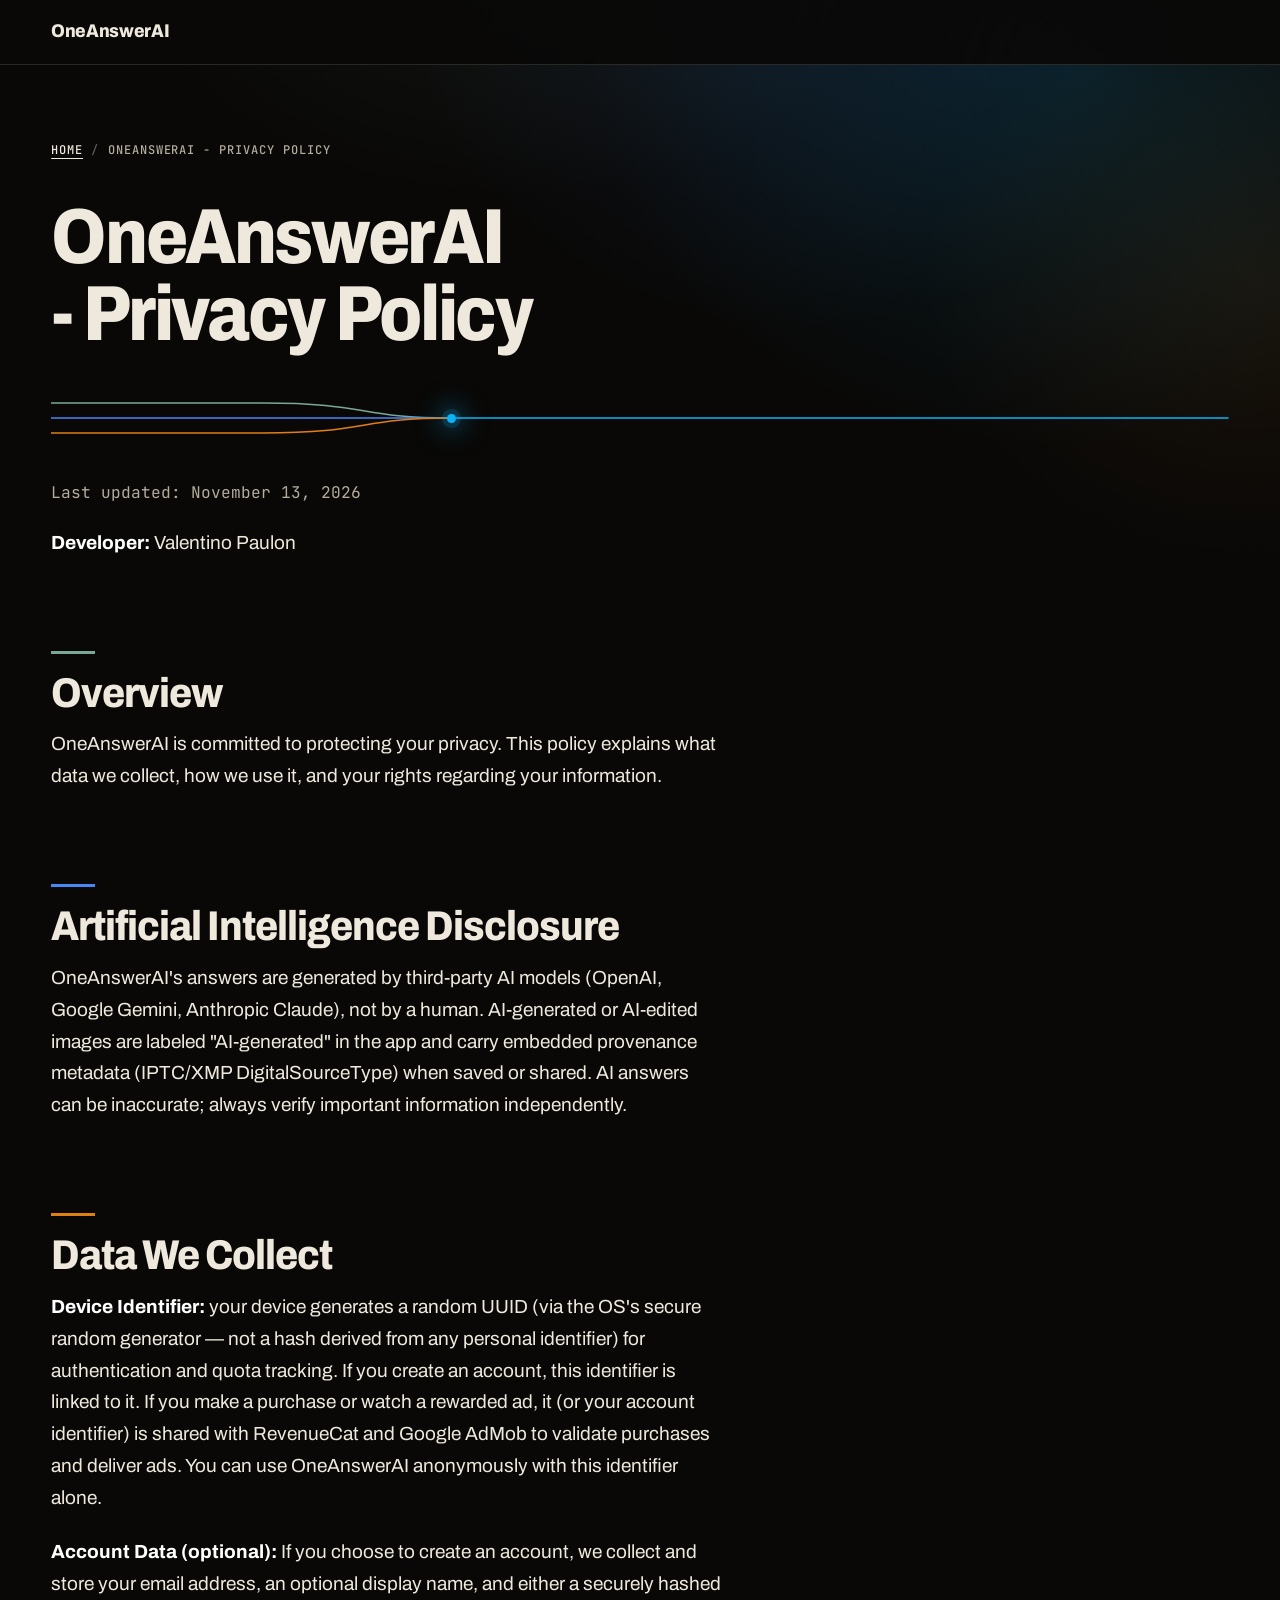
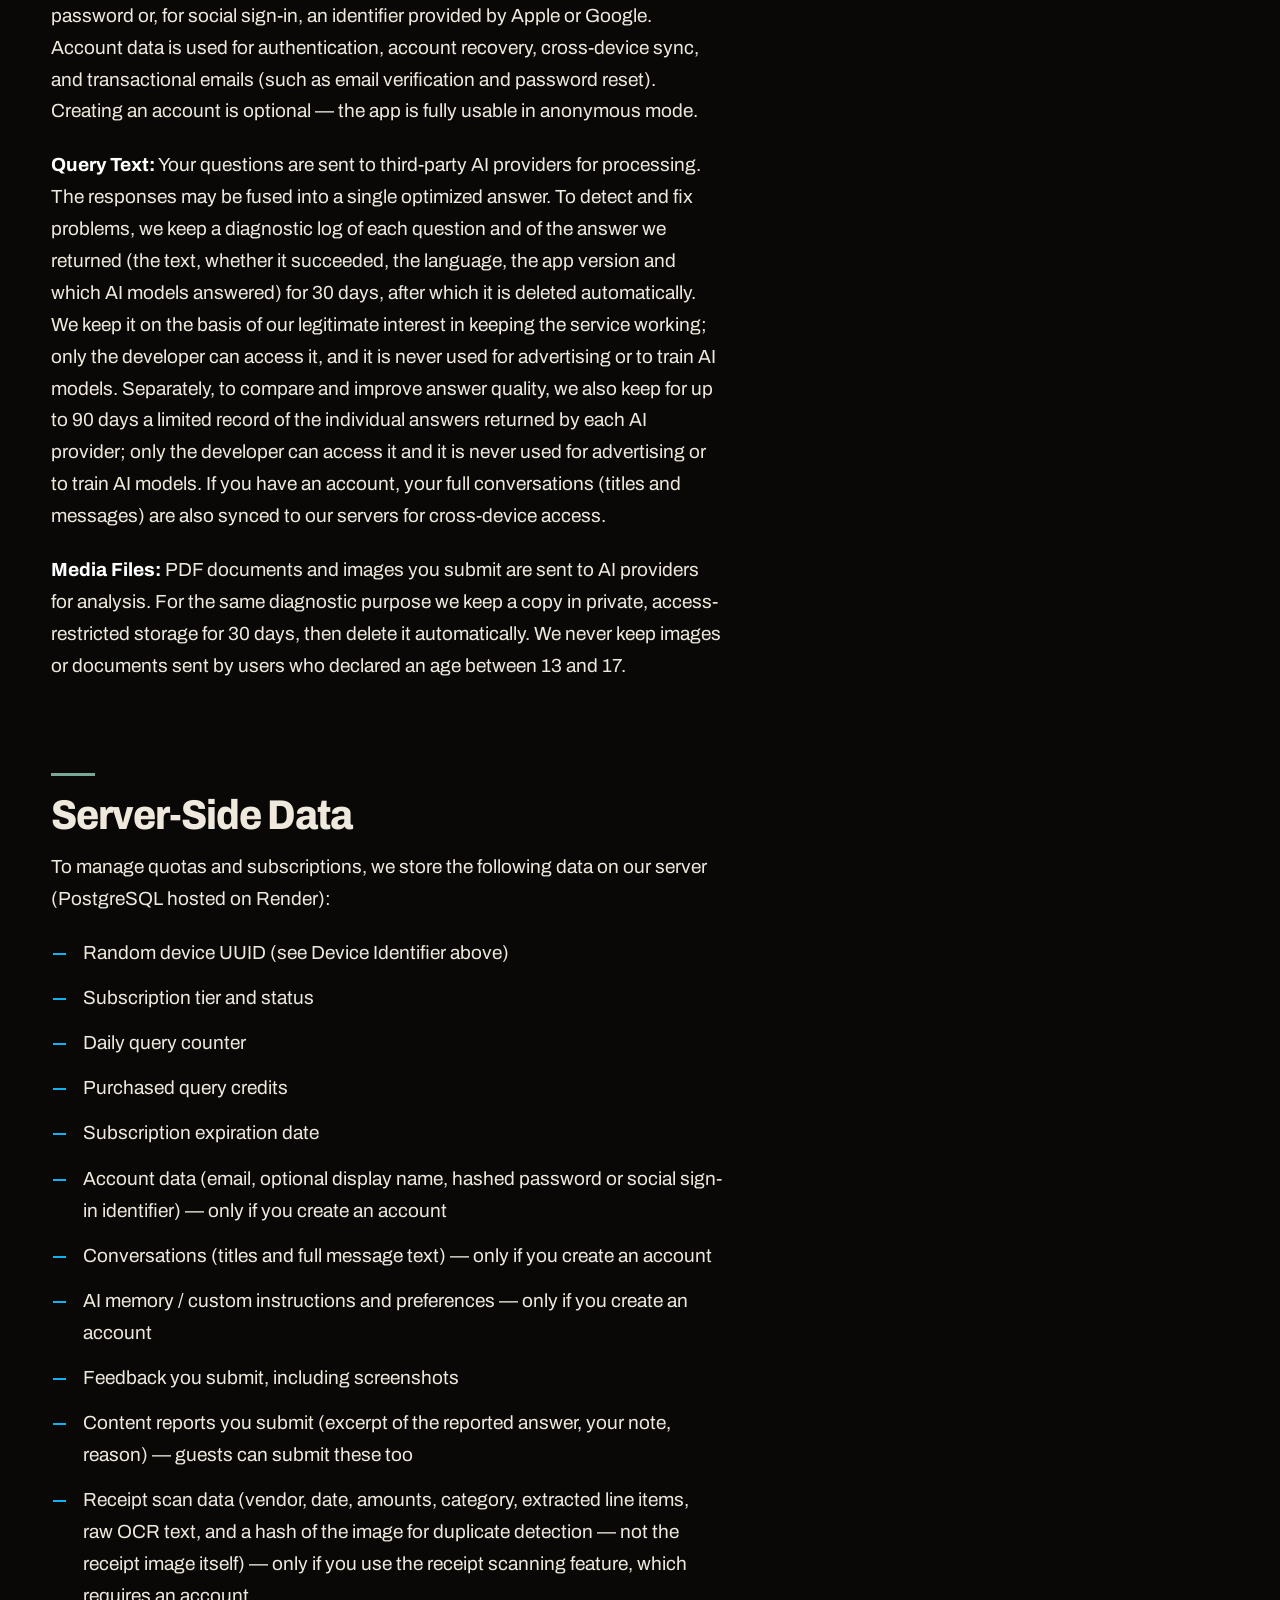
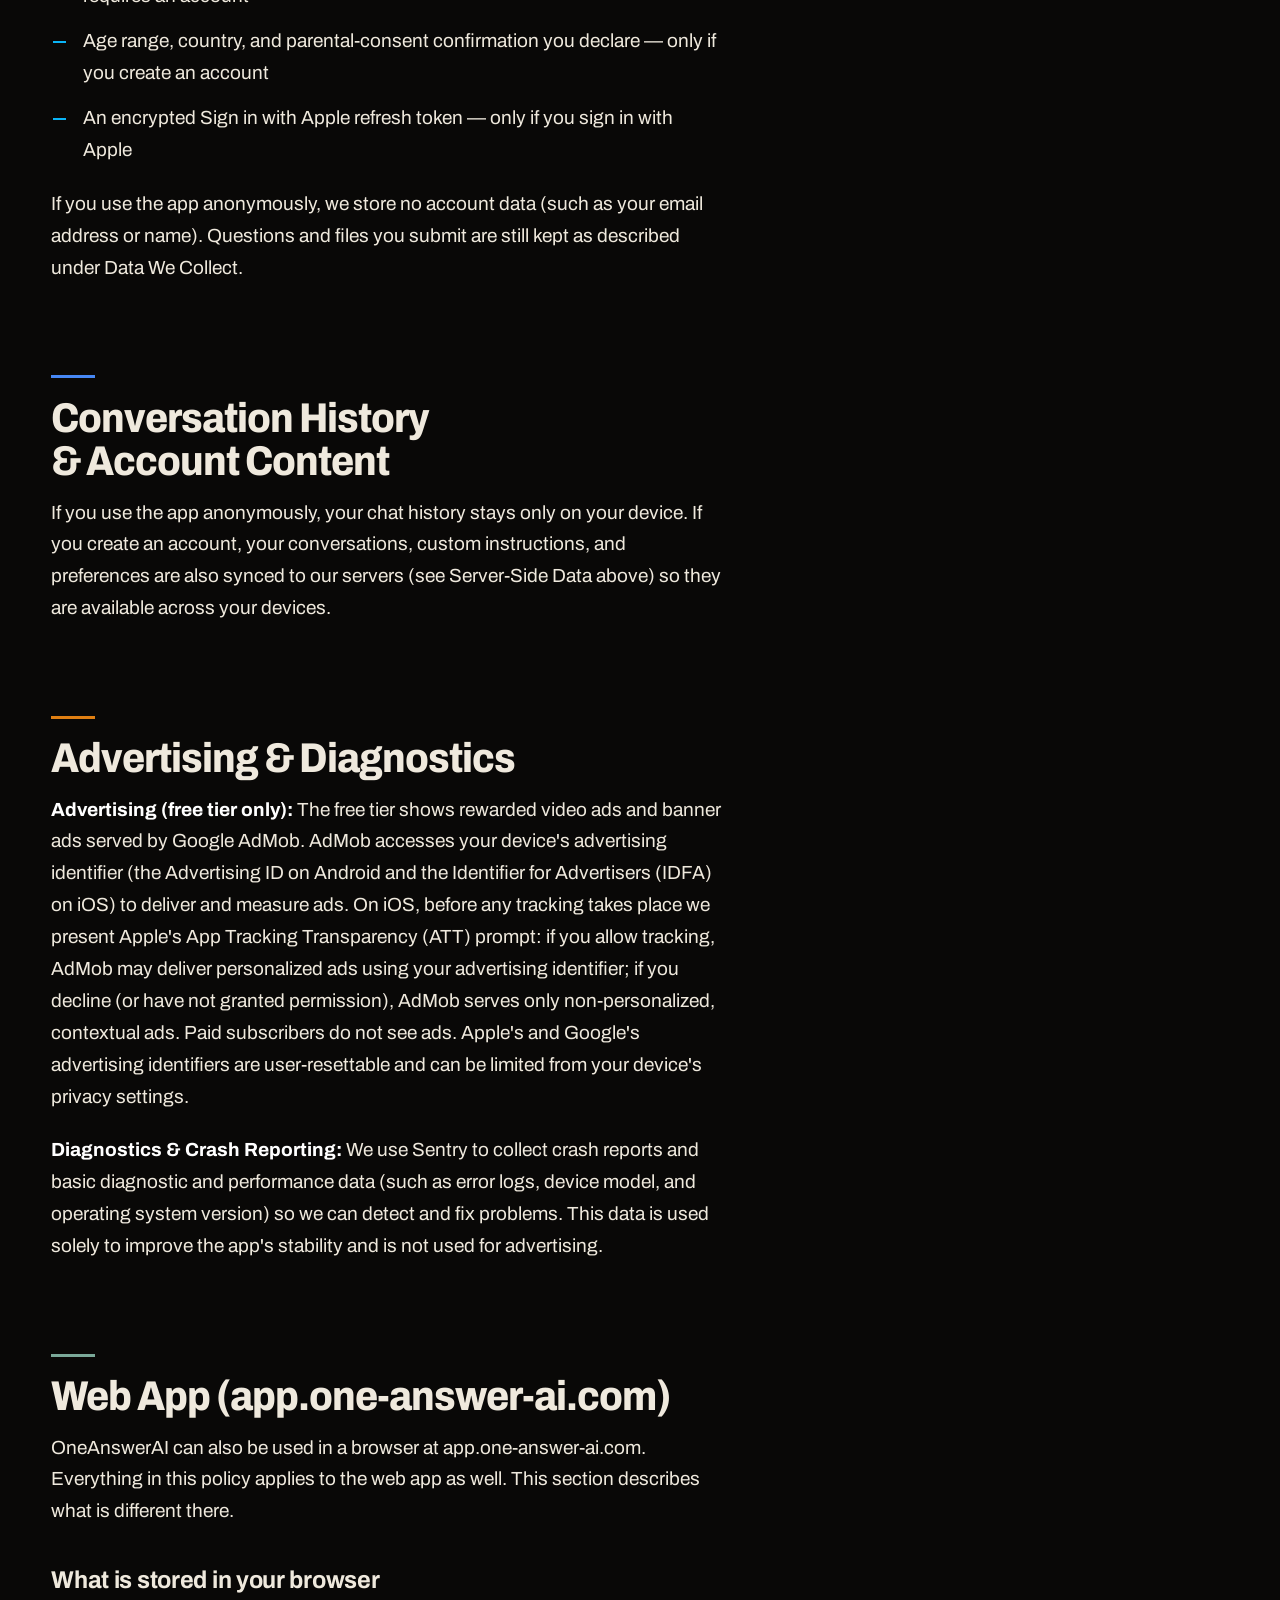
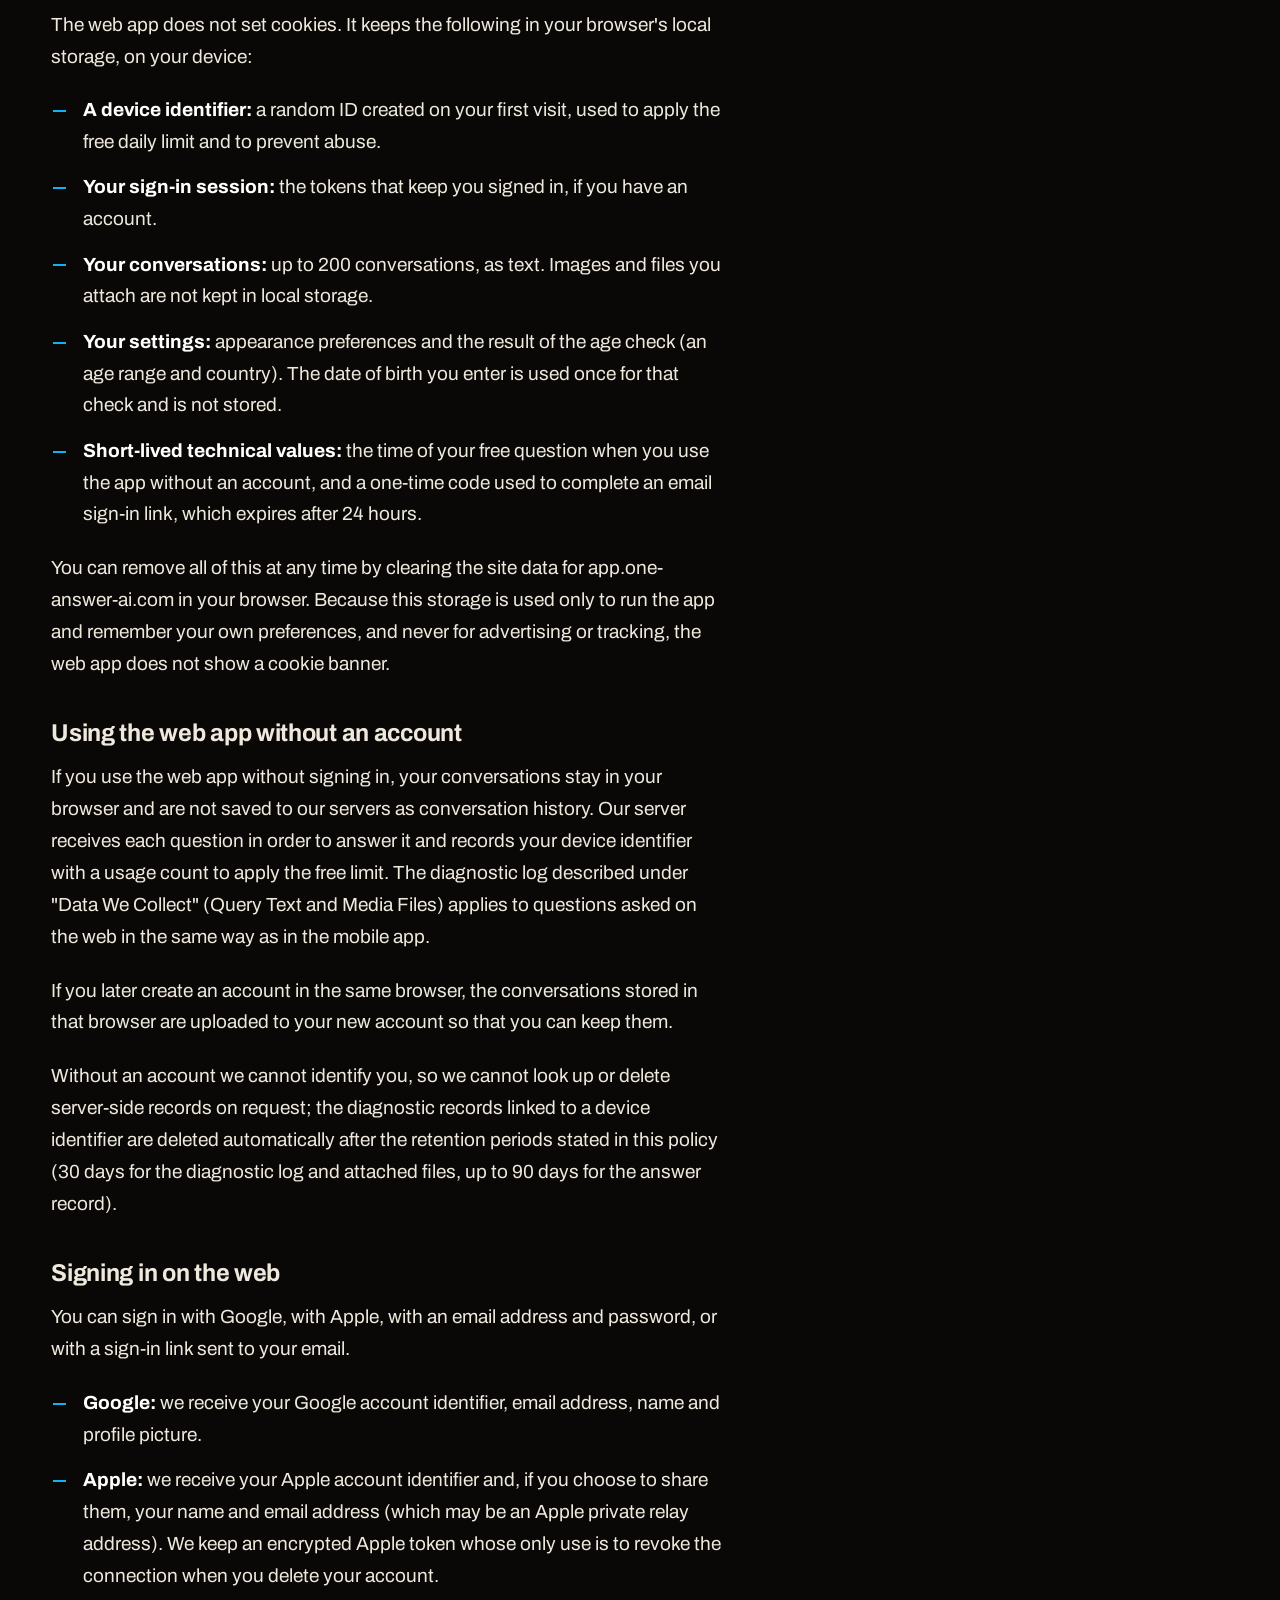
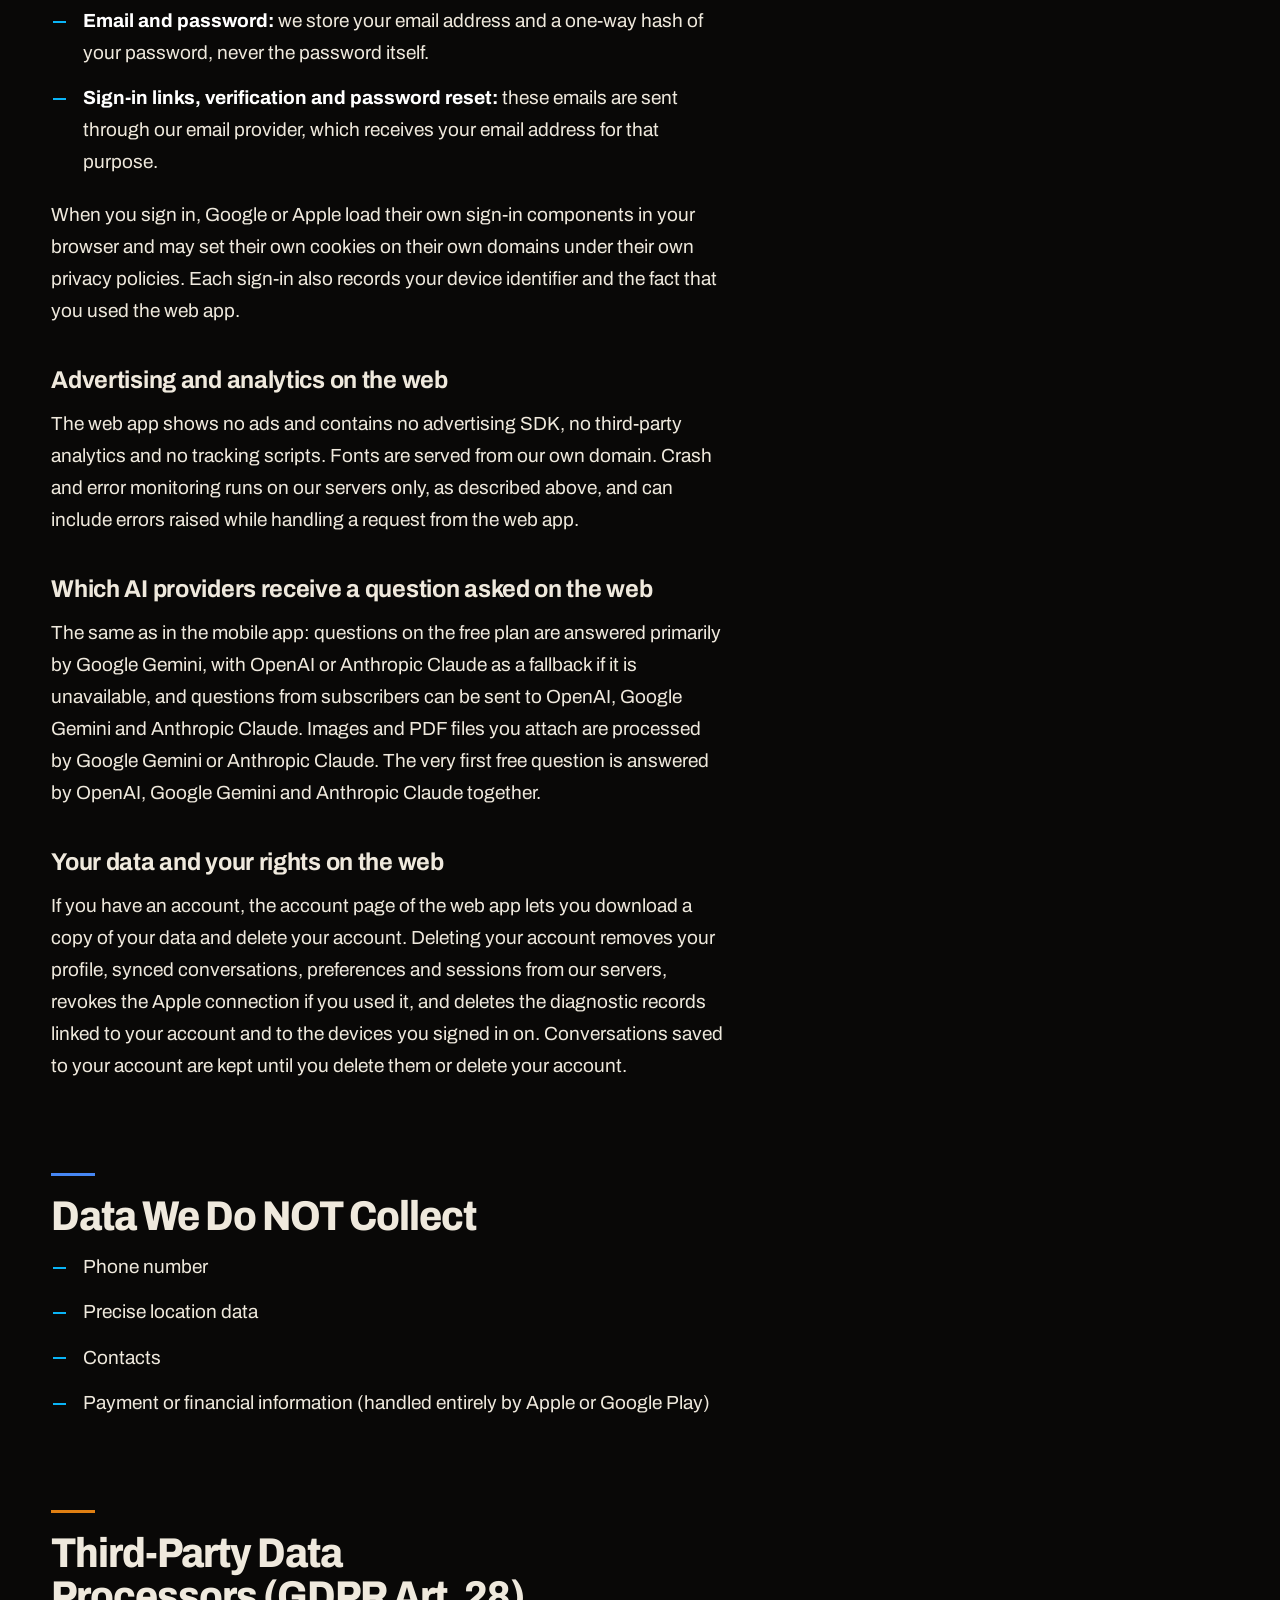
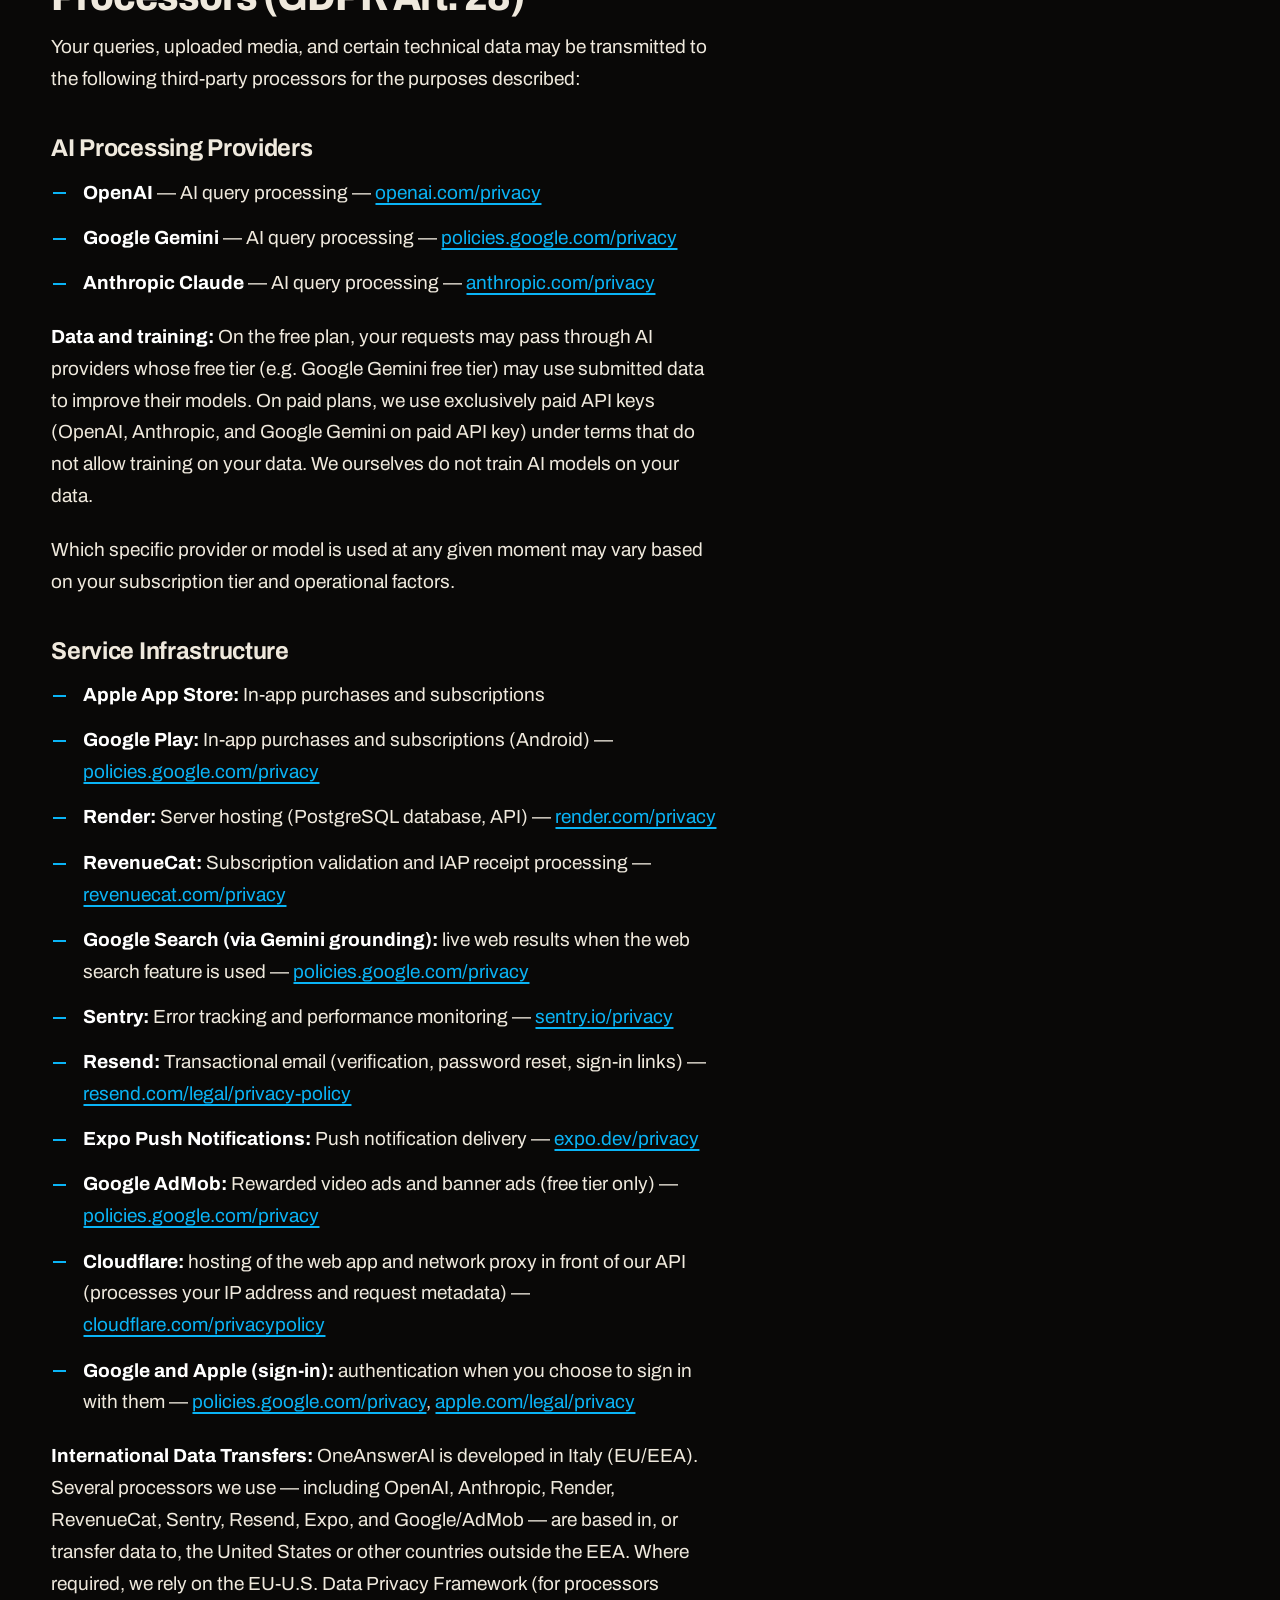
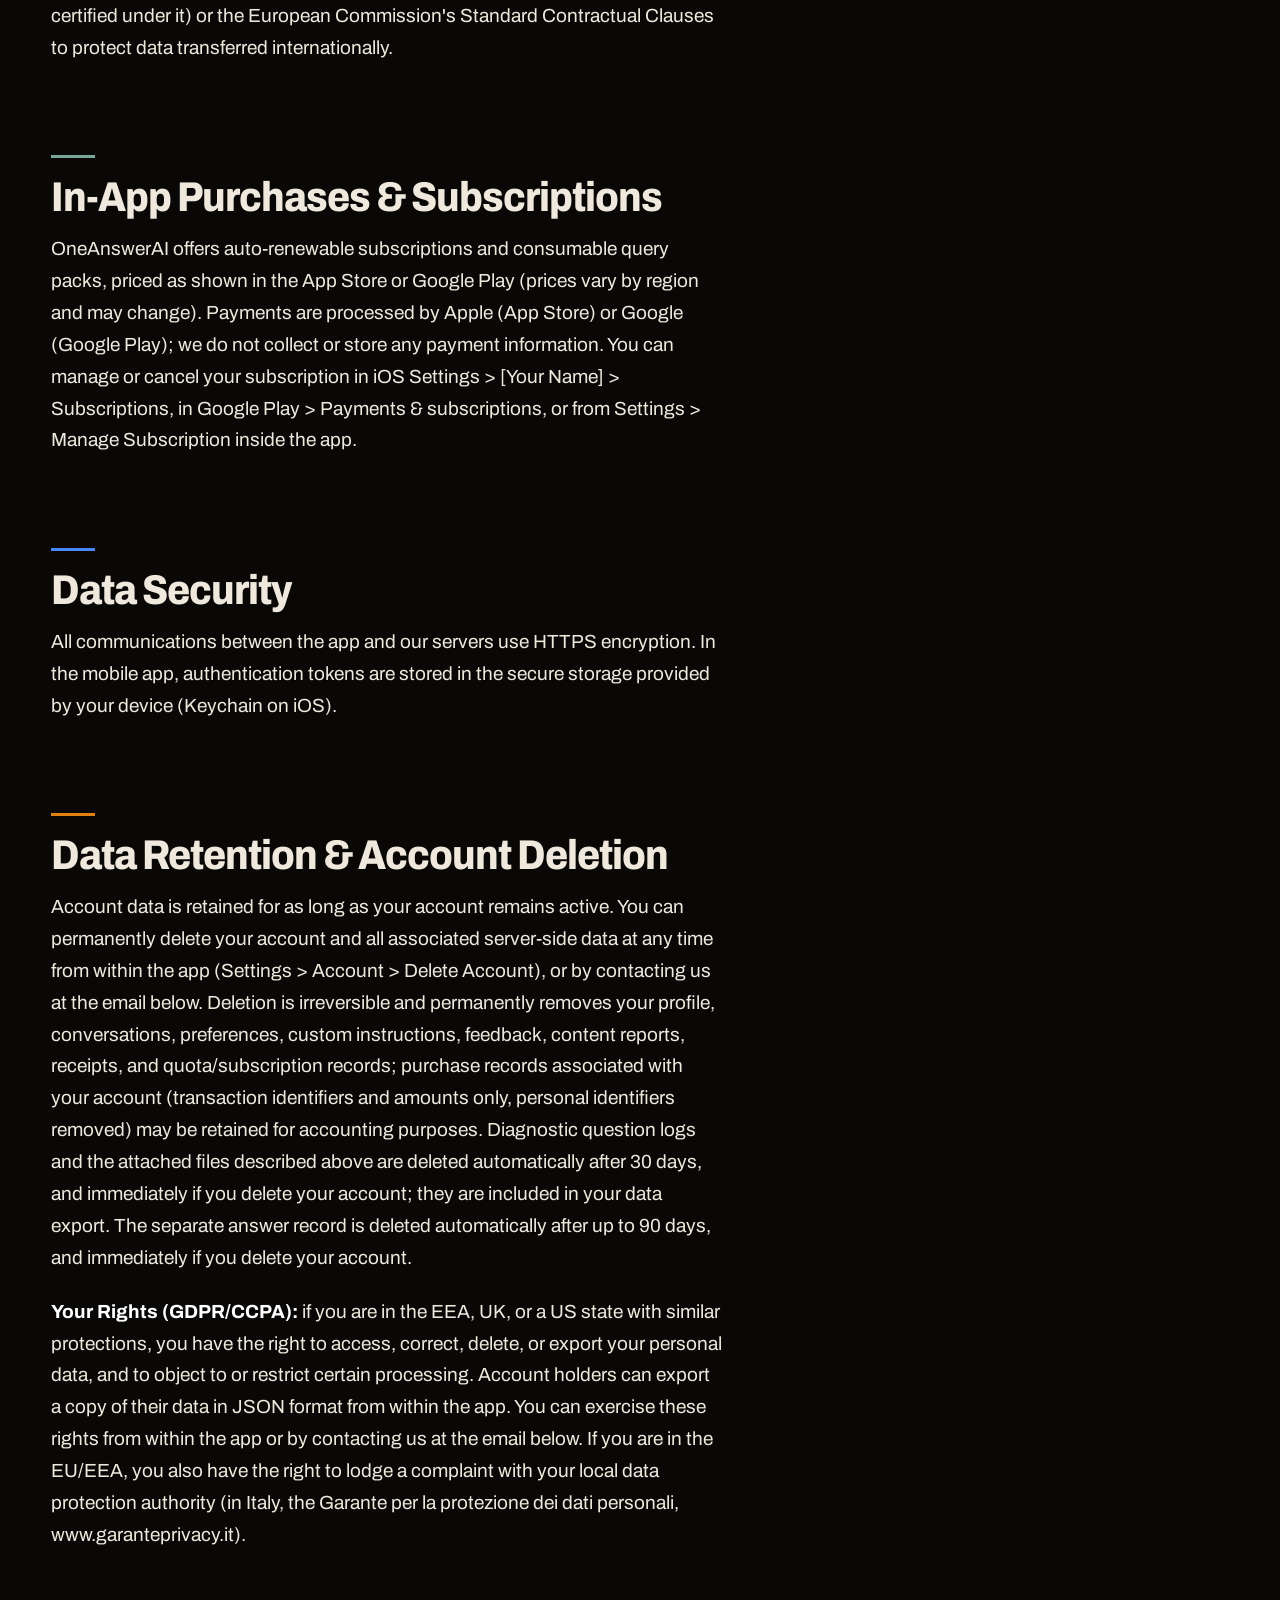
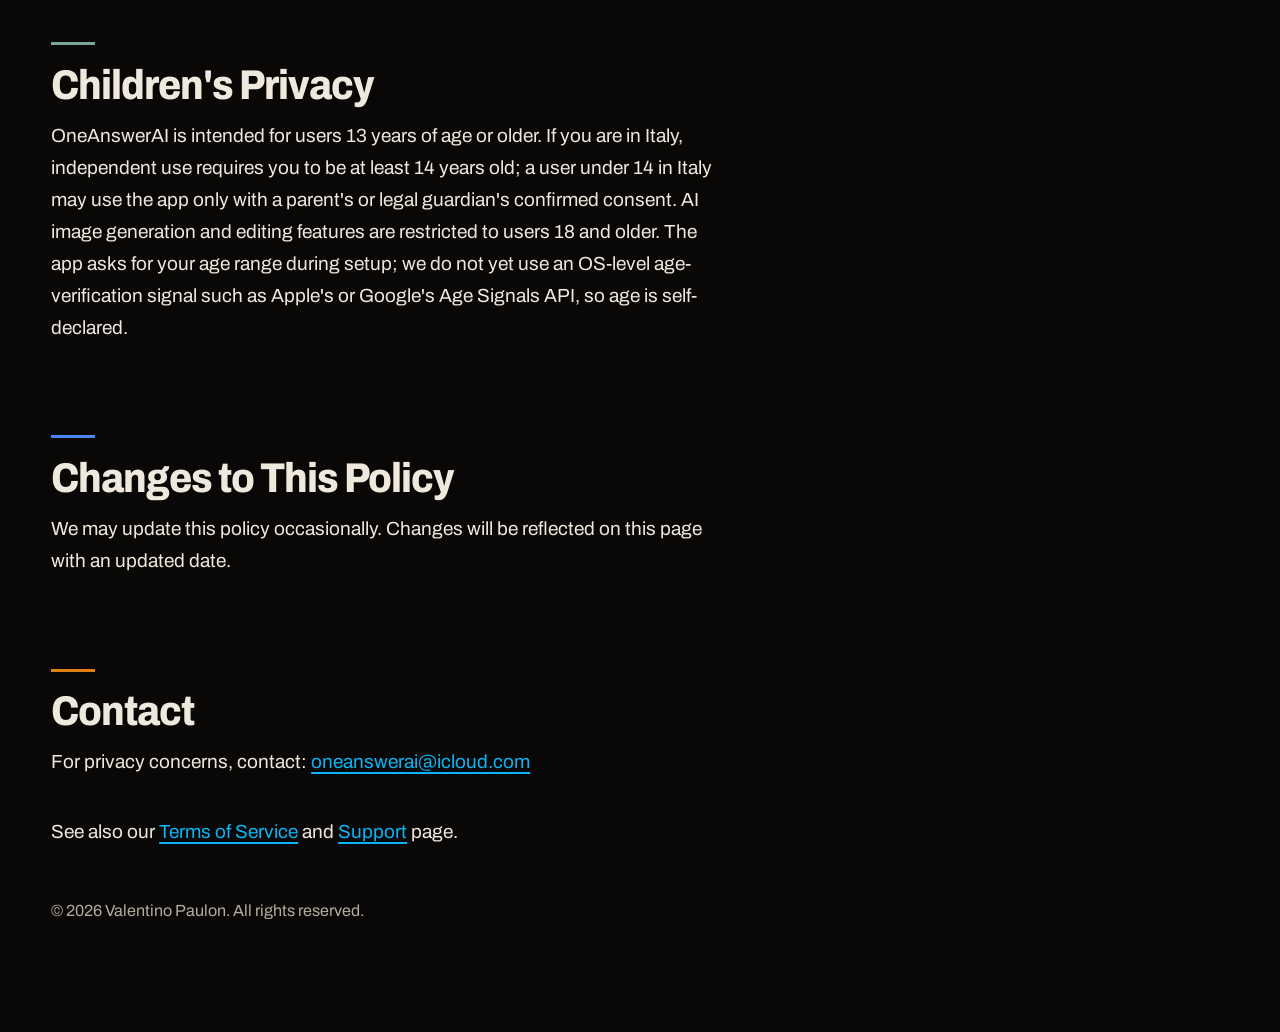
<file: index.html>
<!DOCTYPE html>
<html lang="en">
<head>
    <meta charset="UTF-8">
    <meta name="viewport" content="width=device-width, initial-scale=1.0, viewport-fit=cover">
    <meta name="theme-color" content="#090807">
    <meta name="color-scheme" content="dark">
    <title>OneAnswerAI - Privacy Policy</title>
    <link rel="stylesheet" href="legal.css">
</head>
<body>
    <div class="read-light" aria-hidden="true"></div>
    <header class="topbar">
      <div class="topbar-in wrap">
        <a class="wordmark" href="https://one-answer-ai.com/">OneAnswerAI</a>
      </div>
    </header>
    <main class="read">
      <article class="legal">
        <header class="read-head wrap">
          <nav class="crumbs label" aria-label="Breadcrumb">
            <a href="https://one-answer-ai.com/">Home</a><span aria-hidden="true">/</span>
            <span aria-current="page">OneAnswerAI - Privacy Policy</span>
          </nav>
          <h1 class="display art-title">OneAnswerAI - Privacy Policy</h1>
          <div class="beams" aria-hidden="true">
          <svg viewBox="0 0 1000 36" preserveAspectRatio="none" aria-hidden="true" focusable="false">
            <path d="M0 3 H180 C 270 3 260 18 340 18" stroke="var(--sage)" />
            <path d="M0 18 H340" stroke="var(--blue)" />
            <path d="M0 33 H180 C 270 33 260 18 340 18" stroke="var(--orange)" />
            <path d="M340 18 H1000" stroke="var(--fused)" />
          </svg>
        </div>
        </header>
        <div class="legal-grid wrap">
          <div class="prose">
          <p class="updated">Last updated: November 13, 2026</p>
          <p><strong>Developer:</strong> Valentino Paulon</p>

          <h2>Overview</h2>
          <p>OneAnswerAI is committed to protecting your privacy. This policy explains what data we collect, how we use it, and your rights regarding your information.</p>

          <h2>Artificial Intelligence Disclosure</h2>
          <p>OneAnswerAI's answers are generated by third-party AI models (OpenAI, Google Gemini, Anthropic Claude), not by a human. AI-generated or AI-edited images are labeled "AI-generated" in the app and carry embedded provenance metadata (IPTC/XMP DigitalSourceType) when saved or shared. AI answers can be inaccurate; always verify important information independently.</p>

          <h2>Data We Collect</h2>
          <p><strong>Device Identifier:</strong> your device generates a random UUID (via the OS's secure random generator — not a hash derived from any personal identifier) for authentication and quota tracking. If you create an account, this identifier is linked to it. If you make a purchase or watch a rewarded ad, it (or your account identifier) is shared with RevenueCat and Google AdMob to validate purchases and deliver ads. You can use OneAnswerAI anonymously with this identifier alone.</p>
          <p><strong>Account Data (optional):</strong> If you choose to create an account, we collect and store your email address, an optional display name, and either a securely hashed password or, for social sign-in, an identifier provided by Apple or Google. Account data is used for authentication, account recovery, cross-device sync, and transactional emails (such as email verification and password reset). Creating an account is optional — the app is fully usable in anonymous mode.</p>
          <p><strong>Query Text:</strong> Your questions are sent to third-party AI providers for processing. The responses may be fused into a single optimized answer. To detect and fix problems, we keep a diagnostic log of each question and of the answer we returned (the text, whether it succeeded, the language, the app version and which AI models answered) for 30 days, after which it is deleted automatically. We keep it on the basis of our legitimate interest in keeping the service working; only the developer can access it, and it is never used for advertising or to train AI models. Separately, to compare and improve answer quality, we also keep for up to 90 days a limited record of the individual answers returned by each AI provider; only the developer can access it and it is never used for advertising or to train AI models. If you have an account, your full conversations (titles and messages) are also synced to our servers for cross-device access.</p>
          <p><strong>Media Files:</strong> PDF documents and images you submit are sent to AI providers for analysis. For the same diagnostic purpose we keep a copy in private, access-restricted storage for 30 days, then delete it automatically. We never keep images or documents sent by users who declared an age between 13 and 17.</p>

          <h2>Server-Side Data</h2>
          <p>To manage quotas and subscriptions, we store the following data on our server (PostgreSQL hosted on Render):</p>
          <ul>
              <li>Random device UUID (see Device Identifier above)</li>
              <li>Subscription tier and status</li>
              <li>Daily query counter</li>
              <li>Purchased query credits</li>
              <li>Subscription expiration date</li>
              <li>Account data (email, optional display name, hashed password or social sign-in identifier) — only if you create an account</li>
              <li>Conversations (titles and full message text) — only if you create an account</li>
              <li>AI memory / custom instructions and preferences — only if you create an account</li>
              <li>Feedback you submit, including screenshots</li>
              <li>Content reports you submit (excerpt of the reported answer, your note, reason) — guests can submit these too</li>
              <li>Receipt scan data (vendor, date, amounts, category, extracted line items, raw OCR text, and a hash of the image for duplicate detection — not the receipt image itself) — only if you use the receipt scanning feature, which requires an account</li>
              <li>Age range, country, and parental-consent confirmation you declare — only if you create an account</li>
              <li>An encrypted Sign in with Apple refresh token — only if you sign in with Apple</li>
          </ul>
          <p>If you use the app anonymously, we store no account data (such as your email address or name). Questions and files you submit are still kept as described under Data We Collect.</p>

          <h2>Conversation History &amp; Account Content</h2>
          <p>If you use the app anonymously, your chat history stays only on your device. If you create an account, your conversations, custom instructions, and preferences are also synced to our servers (see Server-Side Data above) so they are available across your devices.</p>

          <h2>Advertising &amp; Diagnostics</h2>
          <p><strong>Advertising (free tier only):</strong> The free tier shows rewarded video ads and banner ads served by Google AdMob. AdMob accesses your device's advertising identifier (the Advertising ID on Android and the Identifier for Advertisers (IDFA) on iOS) to deliver and measure ads. On iOS, before any tracking takes place we present Apple's App Tracking Transparency (ATT) prompt: if you allow tracking, AdMob may deliver personalized ads using your advertising identifier; if you decline (or have not granted permission), AdMob serves only non-personalized, contextual ads. Paid subscribers do not see ads. Apple's and Google's advertising identifiers are user-resettable and can be limited from your device's privacy settings.</p>
          <p><strong>Diagnostics &amp; Crash Reporting:</strong> We use Sentry to collect crash reports and basic diagnostic and performance data (such as error logs, device model, and operating system version) so we can detect and fix problems. This data is used solely to improve the app's stability and is not used for advertising.</p>

          <h2>Web App (app.one-answer-ai.com)</h2>
          <p>OneAnswerAI can also be used in a browser at app.one-answer-ai.com. Everything in this policy applies to the web app as well. This section describes what is different there.</p>

          <h3>What is stored in your browser</h3>
          <p>The web app does not set cookies. It keeps the following in your browser's local storage, on your device:</p>
          <ul>
            <li><strong>A device identifier:</strong> a random ID created on your first visit, used to apply the free daily limit and to prevent abuse.</li>
            <li><strong>Your sign-in session:</strong> the tokens that keep you signed in, if you have an account.</li>
            <li><strong>Your conversations:</strong> up to 200 conversations, as text. Images and files you attach are not kept in local storage.</li>
            <li><strong>Your settings:</strong> appearance preferences and the result of the age check (an age range and country). The date of birth you enter is used once for that check and is not stored.</li>
            <li><strong>Short-lived technical values:</strong> the time of your free question when you use the app without an account, and a one-time code used to complete an email sign-in link, which expires after 24 hours.</li>
          </ul>
          <p>You can remove all of this at any time by clearing the site data for app.one-answer-ai.com in your browser. Because this storage is used only to run the app and remember your own preferences, and never for advertising or tracking, the web app does not show a cookie banner.</p>

          <h3>Using the web app without an account</h3>
          <p>If you use the web app without signing in, your conversations stay in your browser and are not saved to our servers as conversation history. Our server receives each question in order to answer it and records your device identifier with a usage count to apply the free limit. The diagnostic log described under "Data We Collect" (Query Text and Media Files) applies to questions asked on the web in the same way as in the mobile app.</p>
          <p>If you later create an account in the same browser, the conversations stored in that browser are uploaded to your new account so that you can keep them.</p>
          <p>Without an account we cannot identify you, so we cannot look up or delete server-side records on request; the diagnostic records linked to a device identifier are deleted automatically after the retention periods stated in this policy (30 days for the diagnostic log and attached files, up to 90 days for the answer record).</p>

          <h3>Signing in on the web</h3>
          <p>You can sign in with Google, with Apple, with an email address and password, or with a sign-in link sent to your email.</p>
          <ul>
            <li><strong>Google:</strong> we receive your Google account identifier, email address, name and profile picture.</li>
            <li><strong>Apple:</strong> we receive your Apple account identifier and, if you choose to share them, your name and email address (which may be an Apple private relay address). We keep an encrypted Apple token whose only use is to revoke the connection when you delete your account.</li>
            <li><strong>Email and password:</strong> we store your email address and a one-way hash of your password, never the password itself.</li>
            <li><strong>Sign-in links, verification and password reset:</strong> these emails are sent through our email provider, which receives your email address for that purpose.</li>
          </ul>
          <p>When you sign in, Google or Apple load their own sign-in components in your browser and may set their own cookies on their own domains under their own privacy policies. Each sign-in also records your device identifier and the fact that you used the web app.</p>

          <h3>Advertising and analytics on the web</h3>
          <p>The web app shows no ads and contains no advertising SDK, no third-party analytics and no tracking scripts. Fonts are served from our own domain. Crash and error monitoring runs on our servers only, as described above, and can include errors raised while handling a request from the web app.</p>

          <h3>Which AI providers receive a question asked on the web</h3>
          <p>The same as in the mobile app: questions on the free plan are answered primarily by Google Gemini, with OpenAI or Anthropic Claude as a fallback if it is unavailable, and questions from subscribers can be sent to OpenAI, Google Gemini and Anthropic Claude. Images and PDF files you attach are processed by Google Gemini or Anthropic Claude. The very first free question is answered by OpenAI, Google Gemini and Anthropic Claude together.</p>

          <h3>Your data and your rights on the web</h3>
          <p>If you have an account, the account page of the web app lets you download a copy of your data and delete your account. Deleting your account removes your profile, synced conversations, preferences and sessions from our servers, revokes the Apple connection if you used it, and deletes the diagnostic records linked to your account and to the devices you signed in on. Conversations saved to your account are kept until you delete them or delete your account.</p>

          <h2>Data We Do NOT Collect</h2>
          <ul>
              <li>Phone number</li>
              <li>Precise location data</li>
              <li>Contacts</li>
              <li>Payment or financial information (handled entirely by Apple or Google Play)</li>
          </ul>

          <h2>Third-Party Data Processors (GDPR Art. 28)</h2>
          <p>Your queries, uploaded media, and certain technical data may be transmitted to the following third-party processors for the purposes described:</p>

          <h3>AI Processing Providers</h3>
          <ul>
              <li><strong>OpenAI</strong> — AI query processing — <a href="https://openai.com/privacy" target="_blank" rel="noopener">openai.com/privacy</a></li>
              <li><strong>Google Gemini</strong> — AI query processing — <a href="https://policies.google.com/privacy" target="_blank" rel="noopener">policies.google.com/privacy</a></li>
              <li><strong>Anthropic Claude</strong> — AI query processing — <a href="https://www.anthropic.com/privacy" target="_blank" rel="noopener">anthropic.com/privacy</a></li>
          </ul>
          <p><strong>Data and training:</strong> On the free plan, your requests may pass through AI providers whose free tier (e.g. Google Gemini free tier) may use submitted data to improve their models. On paid plans, we use exclusively paid API keys (OpenAI, Anthropic, and Google Gemini on paid API key) under terms that do not allow training on your data. We ourselves do not train AI models on your data.</p>
          <p>Which specific provider or model is used at any given moment may vary based on your subscription tier and operational factors.</p>

          <h3>Service Infrastructure</h3>
          <ul>
              <li><strong>Apple App Store:</strong> In-app purchases and subscriptions</li>
              <li><strong>Google Play:</strong> In-app purchases and subscriptions (Android) — <a href="https://policies.google.com/privacy" target="_blank" rel="noopener">policies.google.com/privacy</a></li>
              <li><strong>Render:</strong> Server hosting (PostgreSQL database, API) — <a href="https://render.com/privacy" target="_blank" rel="noopener">render.com/privacy</a></li>
              <li><strong>RevenueCat:</strong> Subscription validation and IAP receipt processing — <a href="https://www.revenuecat.com/privacy/" target="_blank" rel="noopener">revenuecat.com/privacy</a></li>
              <li><strong>Google Search (via Gemini grounding):</strong> live web results when the web search feature is used — <a href="https://policies.google.com/privacy" target="_blank" rel="noopener">policies.google.com/privacy</a></li>
              <li><strong>Sentry:</strong> Error tracking and performance monitoring — <a href="https://sentry.io/privacy/" target="_blank" rel="noopener">sentry.io/privacy</a></li>
              <li><strong>Resend:</strong> Transactional email (verification, password reset, sign-in links) — <a href="https://resend.com/legal/privacy-policy" target="_blank" rel="noopener">resend.com/legal/privacy-policy</a></li>
              <li><strong>Expo Push Notifications:</strong> Push notification delivery — <a href="https://expo.dev/privacy" target="_blank" rel="noopener">expo.dev/privacy</a></li>
              <li><strong>Google AdMob:</strong> Rewarded video ads and banner ads (free tier only) — <a href="https://policies.google.com/privacy" target="_blank" rel="noopener">policies.google.com/privacy</a></li>
              <li><strong>Cloudflare:</strong> hosting of the web app and network proxy in front of our API (processes your IP address and request metadata) — <a href="https://www.cloudflare.com/privacypolicy/" target="_blank" rel="noopener">cloudflare.com/privacypolicy</a></li>
              <li><strong>Google and Apple (sign-in):</strong> authentication when you choose to sign in with them — <a href="https://policies.google.com/privacy" target="_blank" rel="noopener">policies.google.com/privacy</a>, <a href="https://www.apple.com/legal/privacy/" target="_blank" rel="noopener">apple.com/legal/privacy</a></li>
          </ul>
          <p><strong>International Data Transfers:</strong> OneAnswerAI is developed in Italy (EU/EEA). Several processors we use — including OpenAI, Anthropic, Render, RevenueCat, Sentry, Resend, Expo, and Google/AdMob — are based in, or transfer data to, the United States or other countries outside the EEA. Where required, we rely on the EU-U.S. Data Privacy Framework (for processors certified under it) or the European Commission's Standard Contractual Clauses to protect data transferred internationally.</p>

          <h2>In-App Purchases &amp; Subscriptions</h2>
          <p>OneAnswerAI offers auto-renewable subscriptions and consumable query packs, priced as shown in the App Store or Google Play (prices vary by region and may change). Payments are processed by Apple (App Store) or Google (Google Play); we do not collect or store any payment information. You can manage or cancel your subscription in iOS Settings &gt; [Your Name] &gt; Subscriptions, in Google Play &gt; Payments &amp; subscriptions, or from Settings &gt; Manage Subscription inside the app.</p>

          <h2>Data Security</h2>
          <p>All communications between the app and our servers use HTTPS encryption. In the mobile app, authentication tokens are stored in the secure storage provided by your device (Keychain on iOS).</p>

          <h2>Data Retention &amp; Account Deletion</h2>
          <p>Account data is retained for as long as your account remains active. You can permanently delete your account and all associated server-side data at any time from within the app (Settings &gt; Account &gt; Delete Account), or by contacting us at the email below. Deletion is irreversible and permanently removes your profile, conversations, preferences, custom instructions, feedback, content reports, receipts, and quota/subscription records; purchase records associated with your account (transaction identifiers and amounts only, personal identifiers removed) may be retained for accounting purposes. Diagnostic question logs and the attached files described above are deleted automatically after 30 days, and immediately if you delete your account; they are included in your data export. The separate answer record is deleted automatically after up to 90 days, and immediately if you delete your account.</p>
          <p><strong>Your Rights (GDPR/CCPA):</strong> if you are in the EEA, UK, or a US state with similar protections, you have the right to access, correct, delete, or export your personal data, and to object to or restrict certain processing. Account holders can export a copy of their data in JSON format from within the app. You can exercise these rights from within the app or by contacting us at the email below. If you are in the EU/EEA, you also have the right to lodge a complaint with your local data protection authority (in Italy, the Garante per la protezione dei dati personali, www.garanteprivacy.it).</p>

          <h2>Children's Privacy</h2>
          <p>OneAnswerAI is intended for users 13 years of age or older. If you are in Italy, independent use requires you to be at least 14 years old; a user under 14 in Italy may use the app only with a parent's or legal guardian's confirmed consent. AI image generation and editing features are restricted to users 18 and older. The app asks for your age range during setup; we do not yet use an OS-level age-verification signal such as Apple's or Google's Age Signals API, so age is self-declared.</p>

          <h2>Changes to This Policy</h2>
          <p>We may update this policy occasionally. Changes will be reflected on this page with an updated date.</p>

          <h2>Contact</h2>
          <p>For privacy concerns, contact: <a href="mailto:oneanswerai@icloud.com">oneanswerai@icloud.com</a></p>

          <p class="legal-see">See also our <a href="terms.html">Terms of Service</a> and <a href="support.html">Support</a> page.</p>

          <p class="legal-rights">&copy; 2026 Valentino Paulon. All rights reserved.</p>
          </div>
        </div>
      </article>
    </main>
</body>
</html>
</file>
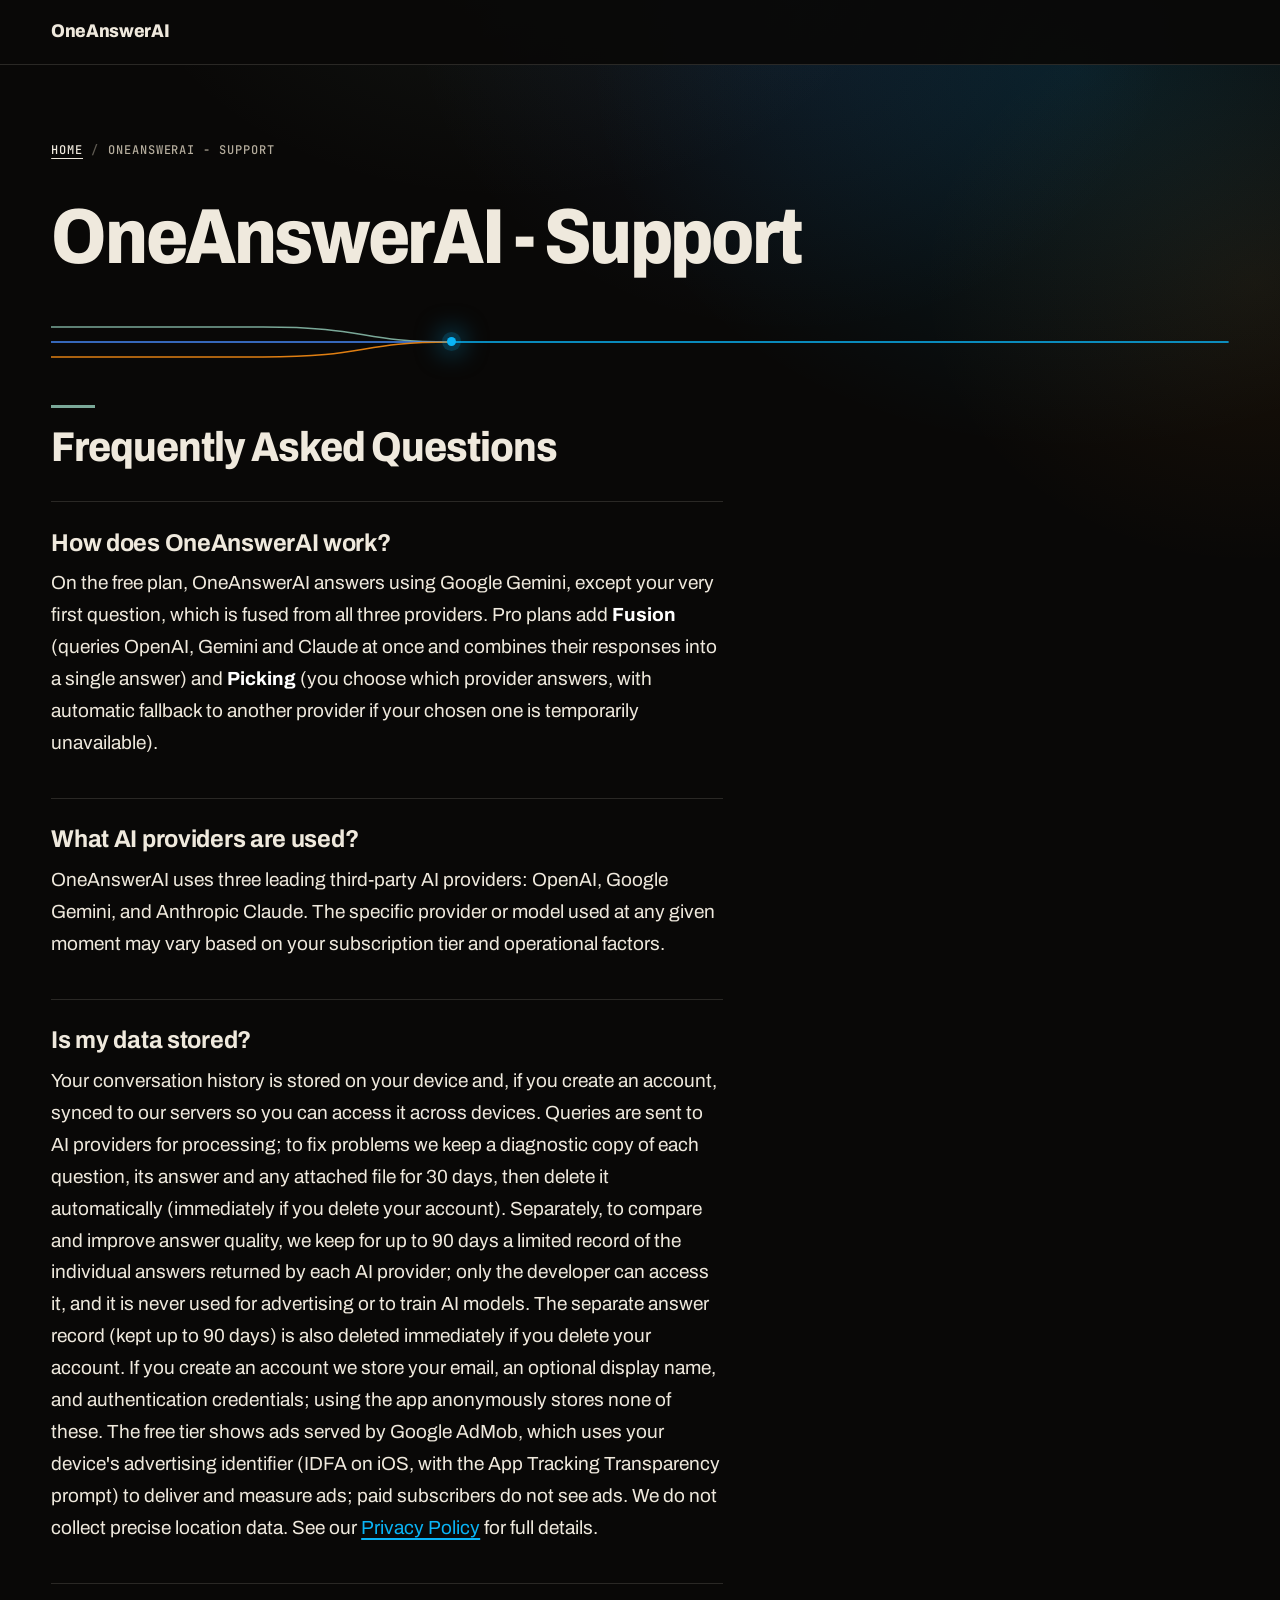
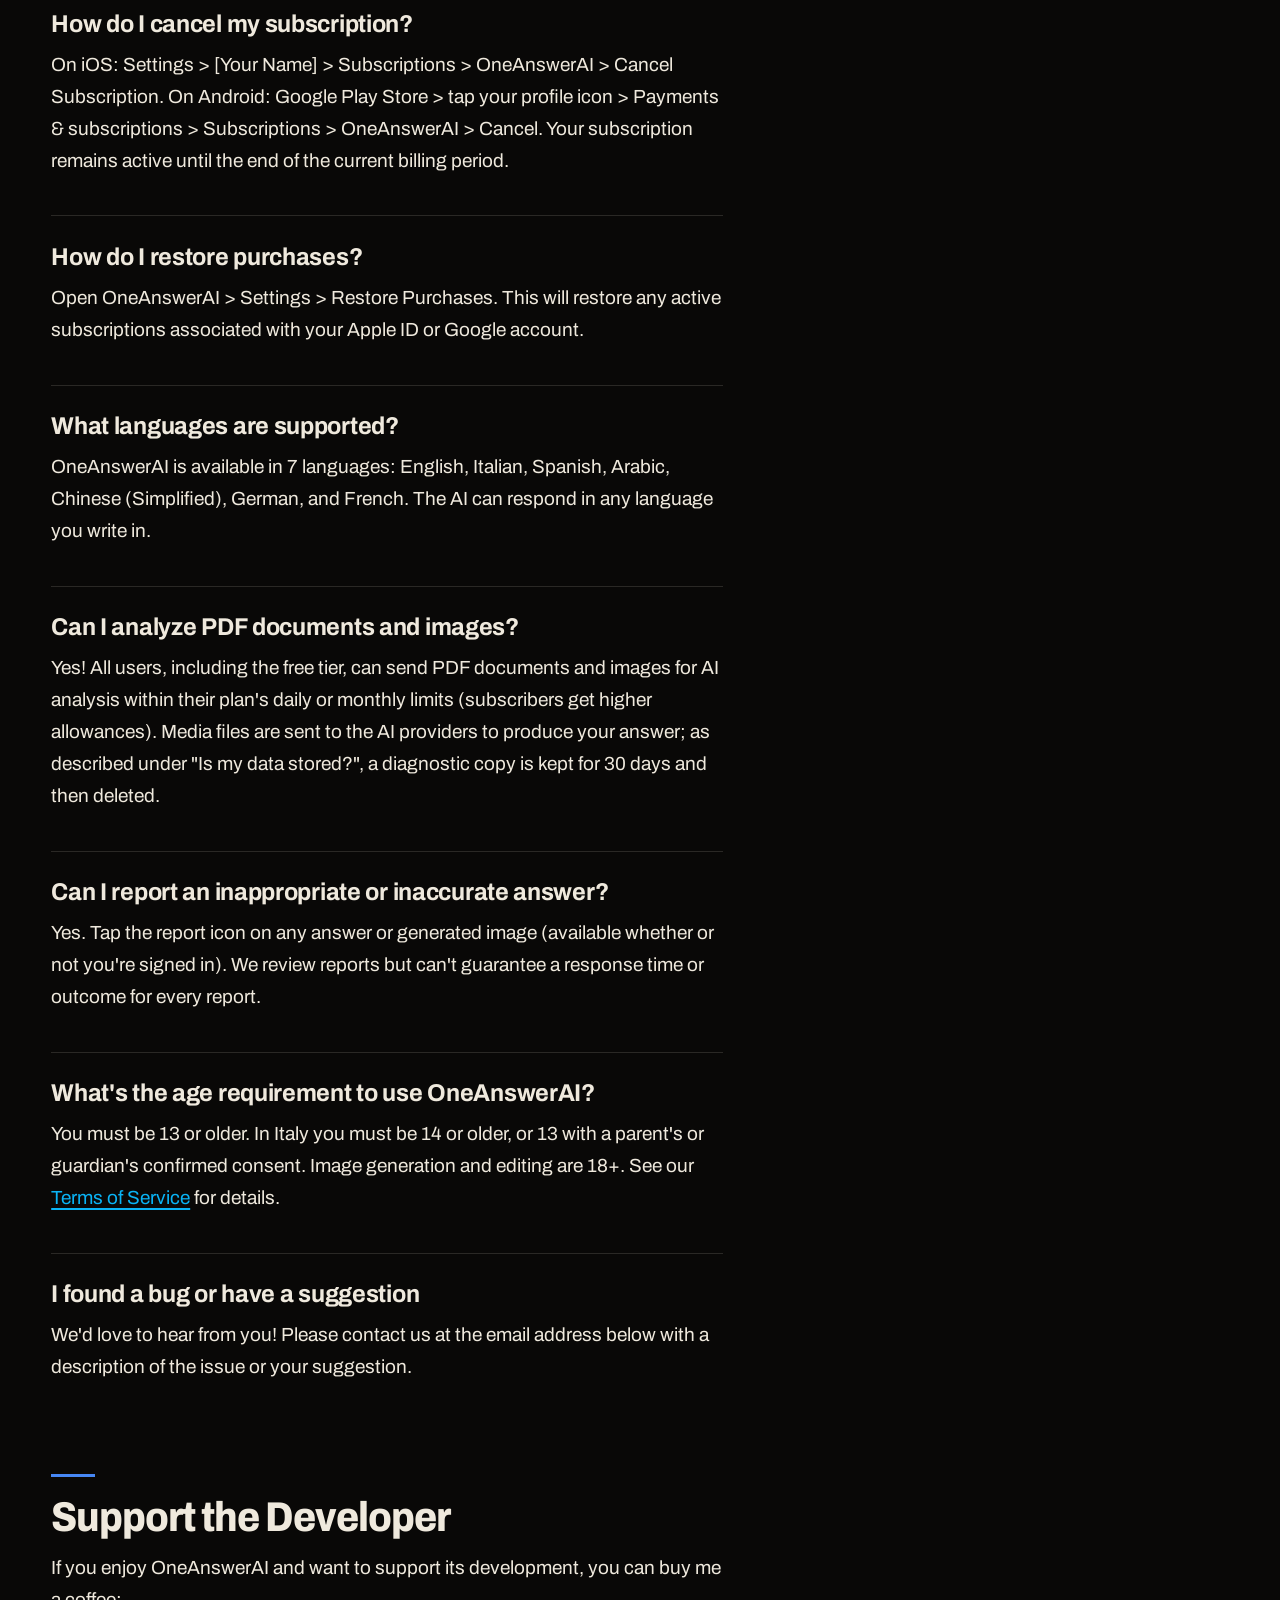
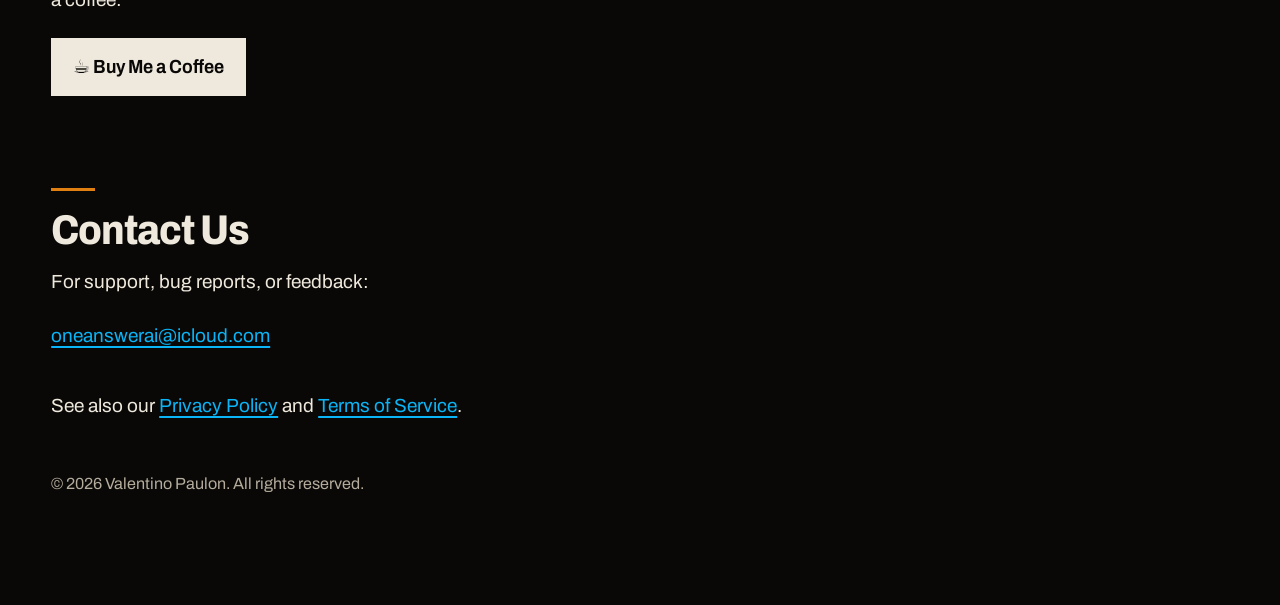
<file: support.html>
<!DOCTYPE html>
<html lang="en">
<head>
    <meta charset="UTF-8">
    <meta name="viewport" content="width=device-width, initial-scale=1.0, viewport-fit=cover">
    <meta name="theme-color" content="#090807">
    <meta name="color-scheme" content="dark">
    <title>OneAnswerAI - Support</title>
    <link rel="stylesheet" href="legal.css">
</head>
<body>
    <div class="read-light" aria-hidden="true"></div>
    <header class="topbar">
      <div class="topbar-in wrap">
        <a class="wordmark" href="https://one-answer-ai.com/">OneAnswerAI</a>
      </div>
    </header>
    <main class="read">
      <article class="legal">
        <header class="read-head wrap">
          <nav class="crumbs label" aria-label="Breadcrumb">
            <a href="https://one-answer-ai.com/">Home</a><span aria-hidden="true">/</span>
            <span aria-current="page">OneAnswerAI - Support</span>
          </nav>
          <h1 class="display art-title">OneAnswerAI - Support</h1>
          <div class="beams" aria-hidden="true">
          <svg viewBox="0 0 1000 36" preserveAspectRatio="none" aria-hidden="true" focusable="false">
            <path d="M0 3 H180 C 270 3 260 18 340 18" stroke="var(--sage)" />
            <path d="M0 18 H340" stroke="var(--blue)" />
            <path d="M0 33 H180 C 270 33 260 18 340 18" stroke="var(--orange)" />
            <path d="M340 18 H1000" stroke="var(--fused)" />
          </svg>
        </div>
        </header>
        <div class="legal-grid wrap">
          <div class="prose">

          <h2>Frequently Asked Questions</h2>

          <h3>How does OneAnswerAI work?</h3>
          <p class="faq-answer">On the free plan, OneAnswerAI answers using Google Gemini, except your very first question, which is fused from all three providers. Pro plans add <strong>Fusion</strong> (queries OpenAI, Gemini and Claude at once and combines their responses into a single answer) and <strong>Picking</strong> (you choose which provider answers, with automatic fallback to another provider if your chosen one is temporarily unavailable).</p>

          <h3>What AI providers are used?</h3>
          <p class="faq-answer">OneAnswerAI uses three leading third-party AI providers: OpenAI, Google Gemini, and Anthropic Claude. The specific provider or model used at any given moment may vary based on your subscription tier and operational factors.</p>

          <h3>Is my data stored?</h3>
          <p class="faq-answer">Your conversation history is stored on your device and, if you create an account, synced to our servers so you can access it across devices. Queries are sent to AI providers for processing; to fix problems we keep a diagnostic copy of each question, its answer and any attached file for 30 days, then delete it automatically (immediately if you delete your account). Separately, to compare and improve answer quality, we keep for up to 90 days a limited record of the individual answers returned by each AI provider; only the developer can access it, and it is never used for advertising or to train AI models. The separate answer record (kept up to 90 days) is also deleted immediately if you delete your account. If you create an account we store your email, an optional display name, and authentication credentials; using the app anonymously stores none of these. The free tier shows ads served by Google AdMob, which uses your device's advertising identifier (IDFA on iOS, with the App Tracking Transparency prompt) to deliver and measure ads; paid subscribers do not see ads. We do not collect precise location data. See our <a href="index.html">Privacy Policy</a> for full details.</p>

          <h3>How do I cancel my subscription?</h3>
          <p class="faq-answer">On iOS: Settings &gt; [Your Name] &gt; Subscriptions &gt; OneAnswerAI &gt; Cancel Subscription. On Android: Google Play Store &gt; tap your profile icon &gt; Payments &amp; subscriptions &gt; Subscriptions &gt; OneAnswerAI &gt; Cancel. Your subscription remains active until the end of the current billing period.</p>

          <h3>How do I restore purchases?</h3>
          <p class="faq-answer">Open OneAnswerAI &gt; Settings &gt; Restore Purchases. This will restore any active subscriptions associated with your Apple ID or Google account.</p>

          <h3>What languages are supported?</h3>
          <p class="faq-answer">OneAnswerAI is available in 7 languages: English, Italian, Spanish, Arabic, Chinese (Simplified), German, and French. The AI can respond in any language you write in.</p>

          <h3>Can I analyze PDF documents and images?</h3>
          <p class="faq-answer">Yes! All users, including the free tier, can send PDF documents and images for AI analysis within their plan's daily or monthly limits (subscribers get higher allowances). Media files are sent to the AI providers to produce your answer; as described under "Is my data stored?", a diagnostic copy is kept for 30 days and then deleted.</p>

          <h3>Can I report an inappropriate or inaccurate answer?</h3>
          <p class="faq-answer">Yes. Tap the report icon on any answer or generated image (available whether or not you're signed in). We review reports but can't guarantee a response time or outcome for every report.</p>

          <h3>What's the age requirement to use OneAnswerAI?</h3>
          <p class="faq-answer">You must be 13 or older. In Italy you must be 14 or older, or 13 with a parent's or guardian's confirmed consent. Image generation and editing are 18+. See our <a href="terms.html">Terms of Service</a> for details.</p>

          <h3>I found a bug or have a suggestion</h3>
          <p class="faq-answer">We'd love to hear from you! Please contact us at the email address below with a description of the issue or your suggestion.</p>

          <h2>Support the Developer</h2>
          <p>If you enjoy OneAnswerAI and want to support its development, you can buy me a coffee:</p>
          <p><a href="https://paypal.me/leviathan888" class="btn" target="_blank" rel="noopener">☕ Buy Me a Coffee</a></p>

          <h2>Contact Us</h2>
          <p>For support, bug reports, or feedback:</p>
          <p><a href="mailto:oneanswerai@icloud.com">oneanswerai@icloud.com</a></p>

          <p class="legal-see">See also our <a href="index.html">Privacy Policy</a> and <a href="terms.html">Terms of Service</a>.</p>

          <p class="legal-rights">&copy; 2026 Valentino Paulon. All rights reserved.</p>
          </div>
        </div>
      </article>
    </main>
</body>
</html>
</file>
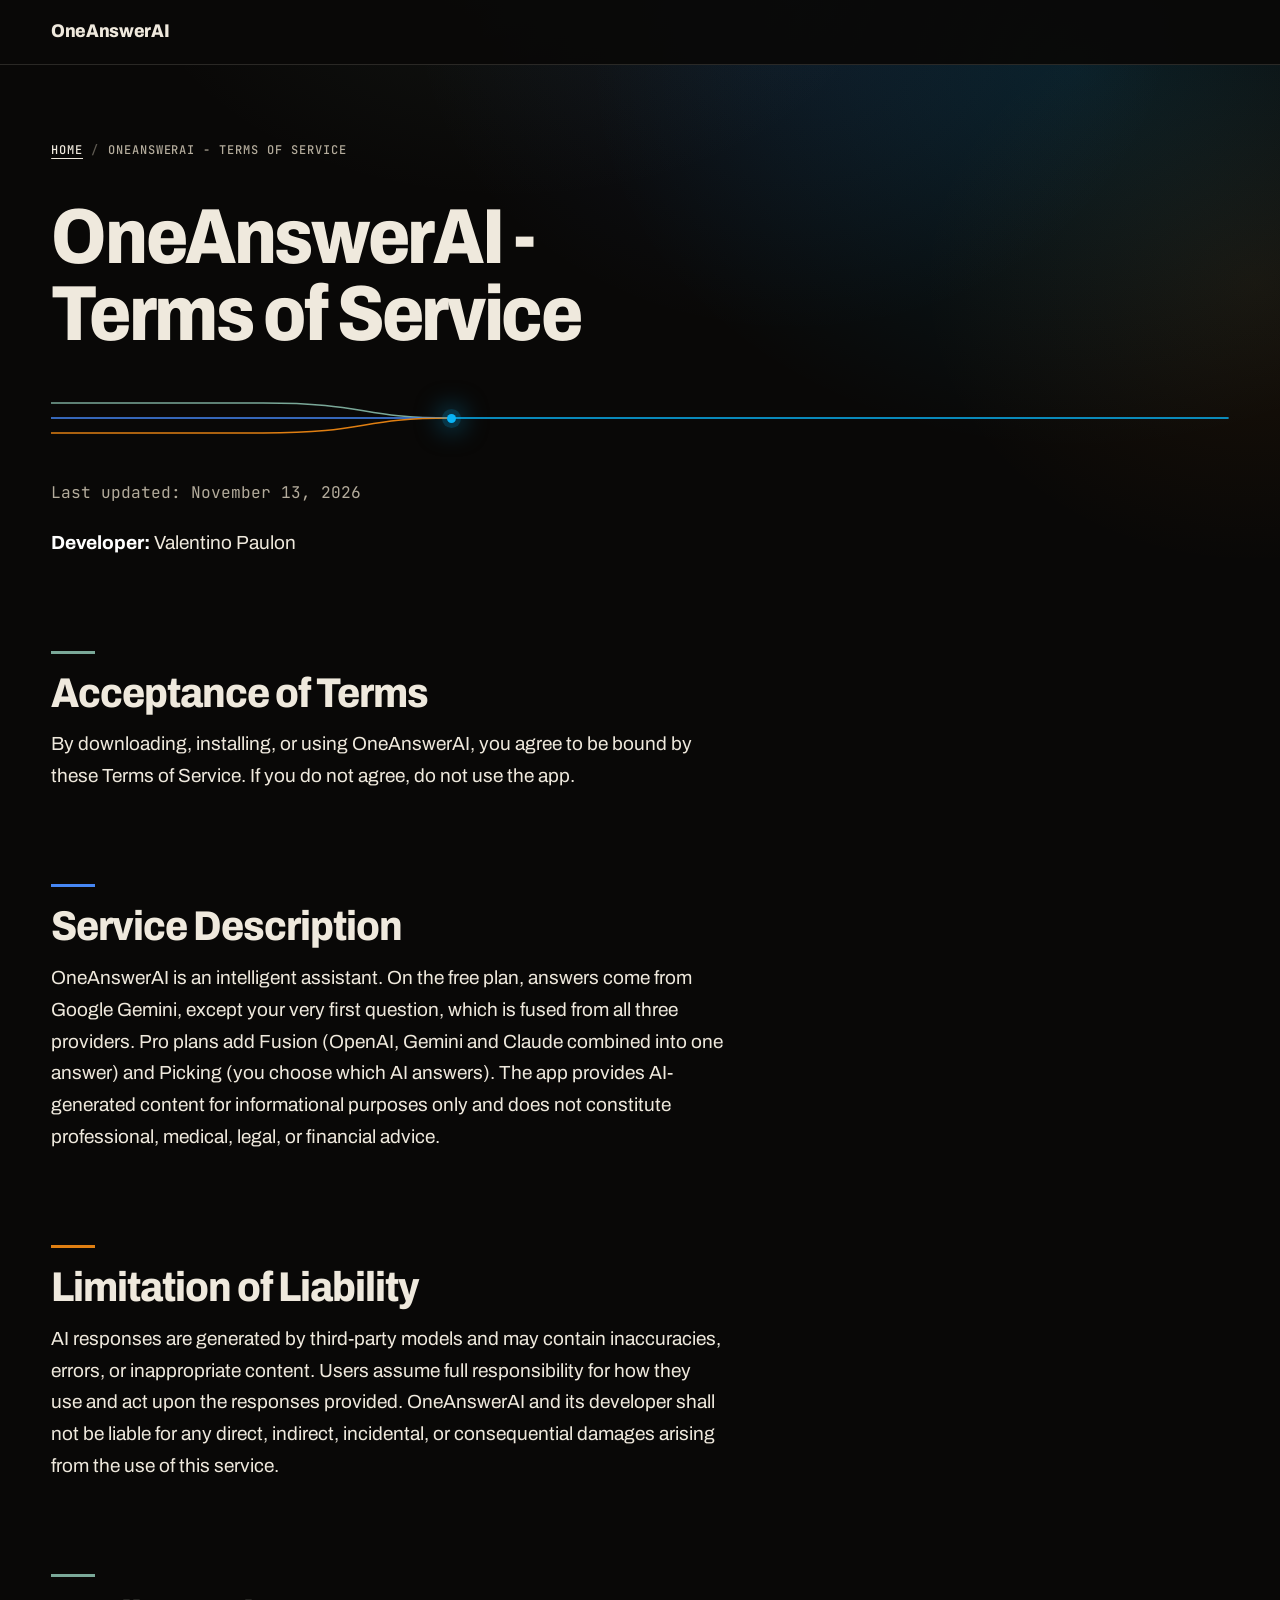
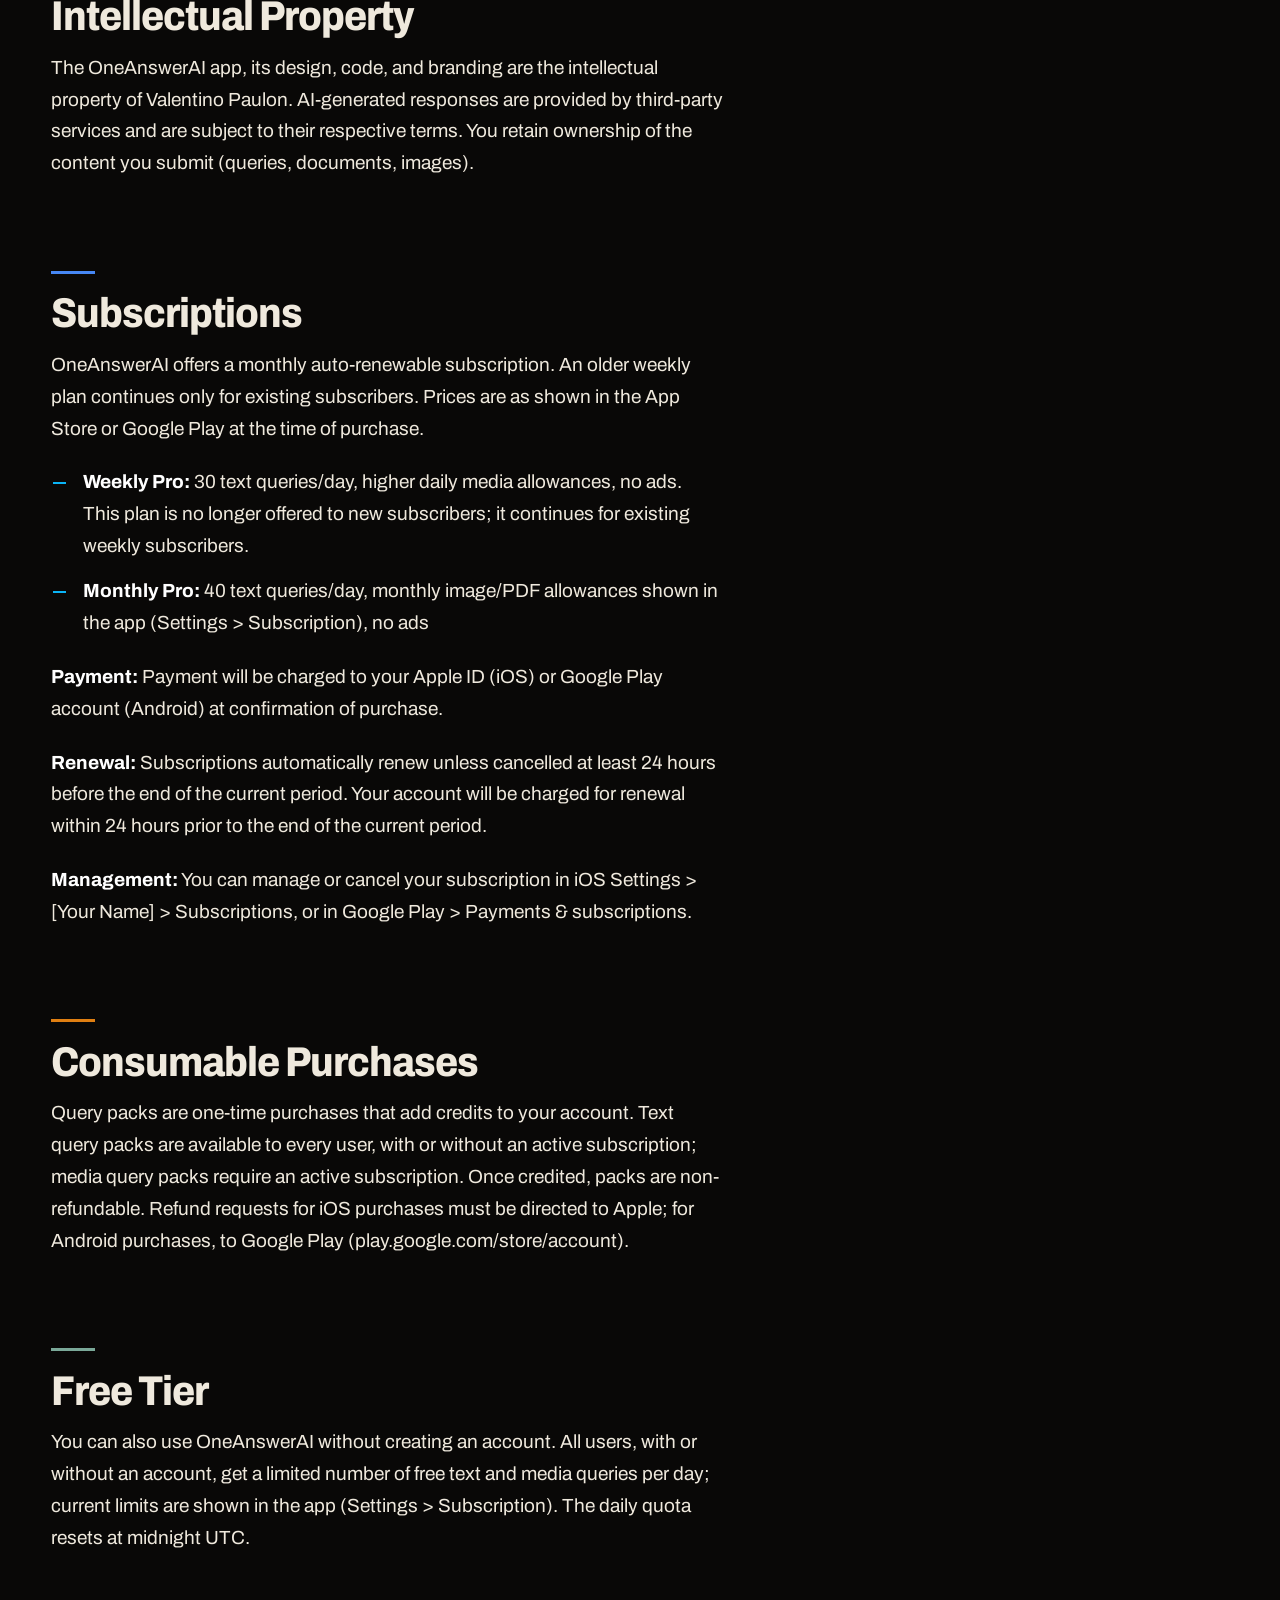
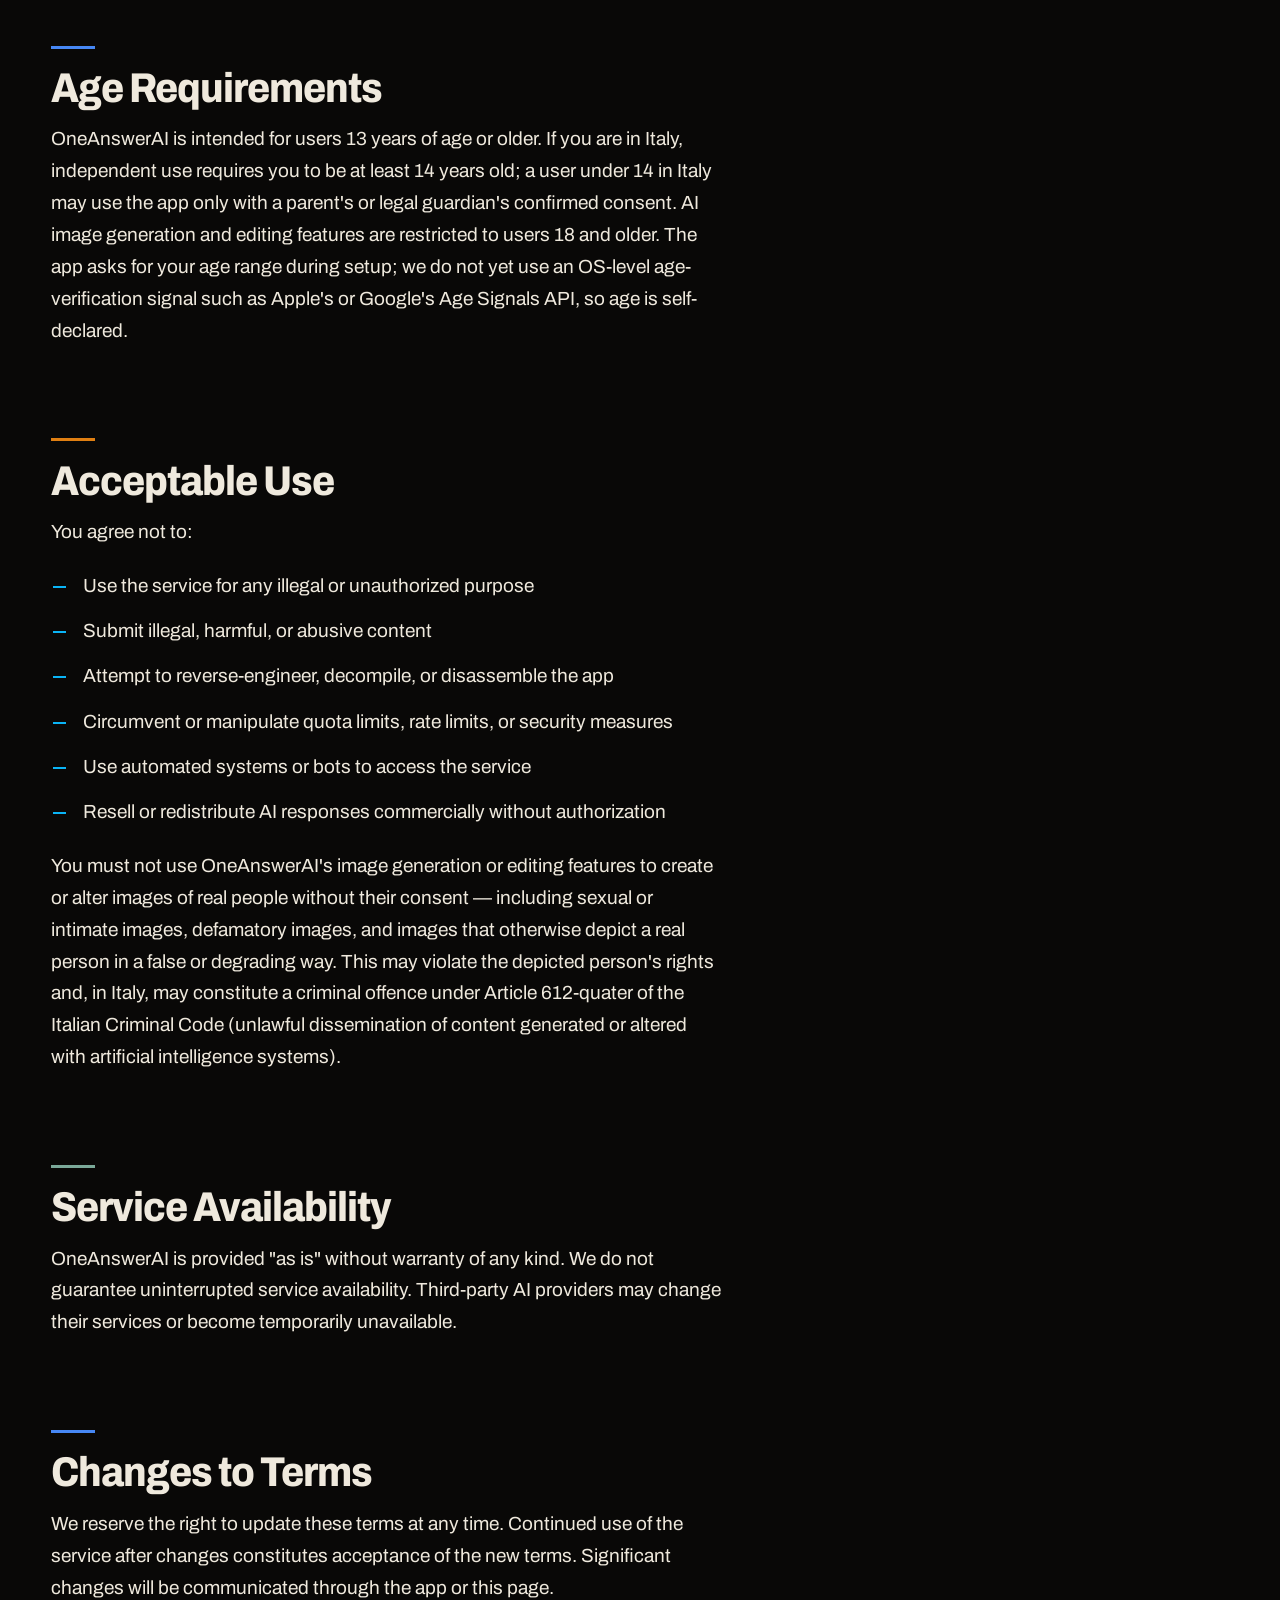
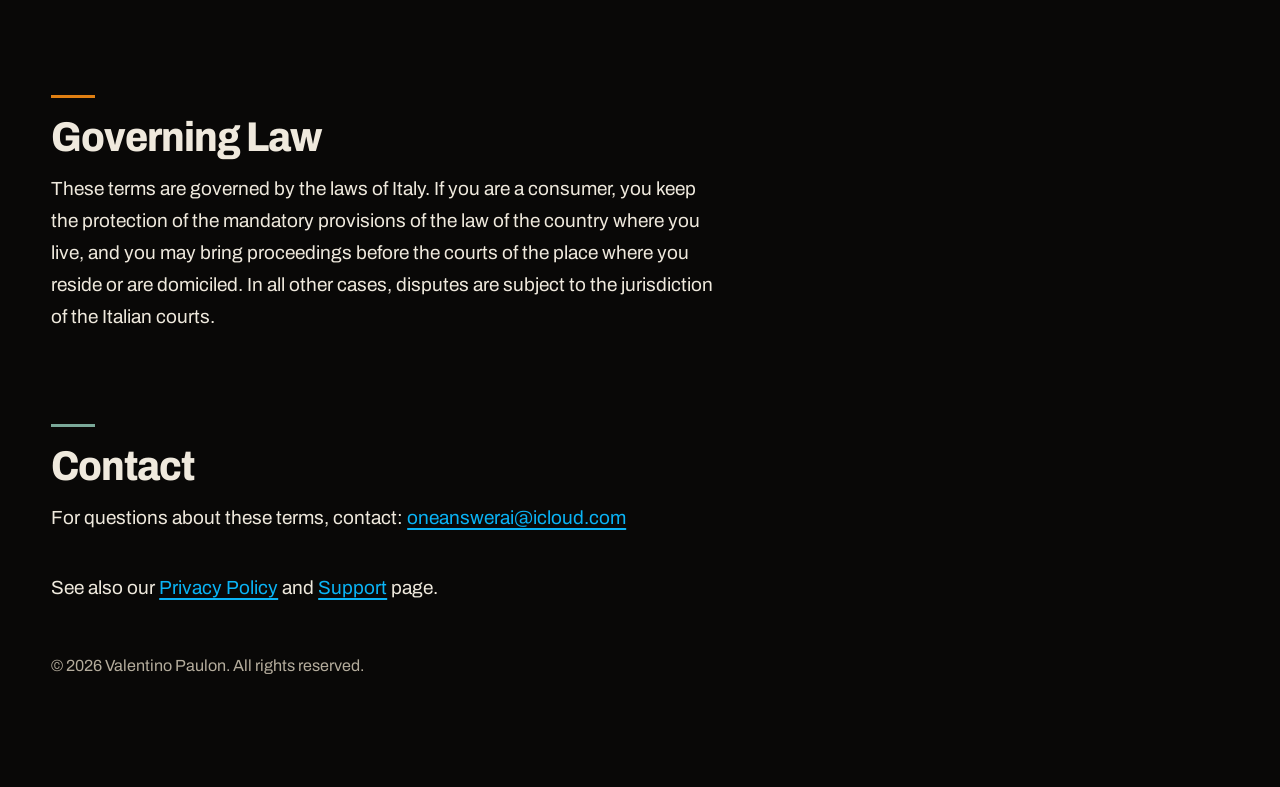
<file: terms.html>
<!DOCTYPE html>
<html lang="en">
<head>
    <meta charset="UTF-8">
    <meta name="viewport" content="width=device-width, initial-scale=1.0, viewport-fit=cover">
    <meta name="theme-color" content="#090807">
    <meta name="color-scheme" content="dark">
    <title>OneAnswerAI - Terms of Service</title>
    <link rel="stylesheet" href="legal.css">
</head>
<body>
    <div class="read-light" aria-hidden="true"></div>
    <header class="topbar">
      <div class="topbar-in wrap">
        <a class="wordmark" href="https://one-answer-ai.com/">OneAnswerAI</a>
      </div>
    </header>
    <main class="read">
      <article class="legal">
        <header class="read-head wrap">
          <nav class="crumbs label" aria-label="Breadcrumb">
            <a href="https://one-answer-ai.com/">Home</a><span aria-hidden="true">/</span>
            <span aria-current="page">OneAnswerAI - Terms of Service</span>
          </nav>
          <h1 class="display art-title">OneAnswerAI - Terms of Service</h1>
          <div class="beams" aria-hidden="true">
          <svg viewBox="0 0 1000 36" preserveAspectRatio="none" aria-hidden="true" focusable="false">
            <path d="M0 3 H180 C 270 3 260 18 340 18" stroke="var(--sage)" />
            <path d="M0 18 H340" stroke="var(--blue)" />
            <path d="M0 33 H180 C 270 33 260 18 340 18" stroke="var(--orange)" />
            <path d="M340 18 H1000" stroke="var(--fused)" />
          </svg>
        </div>
        </header>
        <div class="legal-grid wrap">
          <div class="prose">
          <p class="updated">Last updated: November 13, 2026</p>
          <p><strong>Developer:</strong> Valentino Paulon</p>

          <h2>Acceptance of Terms</h2>
          <p>By downloading, installing, or using OneAnswerAI, you agree to be bound by these Terms of Service. If you do not agree, do not use the app.</p>

          <h2>Service Description</h2>
          <p>OneAnswerAI is an intelligent assistant. On the free plan, answers come from Google Gemini, except your very first question, which is fused from all three providers. Pro plans add Fusion (OpenAI, Gemini and Claude combined into one answer) and Picking (you choose which AI answers). The app provides AI-generated content for informational purposes only and does not constitute professional, medical, legal, or financial advice.</p>

          <h2>Limitation of Liability</h2>
          <p>AI responses are generated by third-party models and may contain inaccuracies, errors, or inappropriate content. Users assume full responsibility for how they use and act upon the responses provided. OneAnswerAI and its developer shall not be liable for any direct, indirect, incidental, or consequential damages arising from the use of this service.</p>

          <h2>Intellectual Property</h2>
          <p>The OneAnswerAI app, its design, code, and branding are the intellectual property of Valentino Paulon. AI-generated responses are provided by third-party services and are subject to their respective terms. You retain ownership of the content you submit (queries, documents, images).</p>

          <h2>Subscriptions</h2>
          <p>OneAnswerAI offers a monthly auto-renewable subscription. An older weekly plan continues only for existing subscribers. Prices are as shown in the App Store or Google Play at the time of purchase.</p>
          <ul>
              <li><strong>Weekly Pro:</strong> 30 text queries/day, higher daily media allowances, no ads. This plan is no longer offered to new subscribers; it continues for existing weekly subscribers.</li>
              <li><strong>Monthly Pro:</strong> 40 text queries/day, monthly image/PDF allowances shown in the app (Settings &gt; Subscription), no ads</li>
          </ul>
          <p><strong>Payment:</strong> Payment will be charged to your Apple ID (iOS) or Google Play account (Android) at confirmation of purchase.</p>
          <p><strong>Renewal:</strong> Subscriptions automatically renew unless cancelled at least 24 hours before the end of the current period. Your account will be charged for renewal within 24 hours prior to the end of the current period.</p>
          <p><strong>Management:</strong> You can manage or cancel your subscription in iOS Settings &gt; [Your Name] &gt; Subscriptions, or in Google Play &gt; Payments &amp; subscriptions.</p>

          <h2>Consumable Purchases</h2>
          <p>Query packs are one-time purchases that add credits to your account. Text query packs are available to every user, with or without an active subscription; media query packs require an active subscription. Once credited, packs are non-refundable. Refund requests for iOS purchases must be directed to Apple; for Android purchases, to Google Play (play.google.com/store/account).</p>

          <h2>Free Tier</h2>
          <p>You can also use OneAnswerAI without creating an account. All users, with or without an account, get a limited number of free text and media queries per day; current limits are shown in the app (Settings &gt; Subscription). The daily quota resets at midnight UTC.</p>

          <h2>Age Requirements</h2>
          <p>OneAnswerAI is intended for users 13 years of age or older. If you are in Italy, independent use requires you to be at least 14 years old; a user under 14 in Italy may use the app only with a parent's or legal guardian's confirmed consent. AI image generation and editing features are restricted to users 18 and older. The app asks for your age range during setup; we do not yet use an OS-level age-verification signal such as Apple's or Google's Age Signals API, so age is self-declared.</p>

          <h2>Acceptable Use</h2>
          <p>You agree not to:</p>
          <ul>
              <li>Use the service for any illegal or unauthorized purpose</li>
              <li>Submit illegal, harmful, or abusive content</li>
              <li>Attempt to reverse-engineer, decompile, or disassemble the app</li>
              <li>Circumvent or manipulate quota limits, rate limits, or security measures</li>
              <li>Use automated systems or bots to access the service</li>
              <li>Resell or redistribute AI responses commercially without authorization</li>
          </ul>
          <p>You must not use OneAnswerAI's image generation or editing features to create or alter images of real people without their consent — including sexual or intimate images, defamatory images, and images that otherwise depict a real person in a false or degrading way. This may violate the depicted person's rights and, in Italy, may constitute a criminal offence under Article 612-quater of the Italian Criminal Code (unlawful dissemination of content generated or altered with artificial intelligence systems).</p>

          <h2>Service Availability</h2>
          <p>OneAnswerAI is provided "as is" without warranty of any kind. We do not guarantee uninterrupted service availability. Third-party AI providers may change their services or become temporarily unavailable.</p>

          <h2>Changes to Terms</h2>
          <p>We reserve the right to update these terms at any time. Continued use of the service after changes constitutes acceptance of the new terms. Significant changes will be communicated through the app or this page.</p>

          <h2>Governing Law</h2>
          <p>These terms are governed by the laws of Italy. If you are a consumer, you keep the protection of the mandatory provisions of the law of the country where you live, and you may bring proceedings before the courts of the place where you reside or are domiciled. In all other cases, disputes are subject to the jurisdiction of the Italian courts.</p>

          <h2>Contact</h2>
          <p>For questions about these terms, contact: <a href="mailto:oneanswerai@icloud.com">oneanswerai@icloud.com</a></p>

          <p class="legal-see">See also our <a href="index.html">Privacy Policy</a> and <a href="support.html">Support</a> page.</p>

          <p class="legal-rights">&copy; 2026 Valentino Paulon. All rights reserved.</p>
          </div>
        </div>
      </article>
    </main>
</body>
</html>
</file>
<file: legal.css>
/* OneAnswerAI legal pages (privacy, terms, support).
   Same dark ground, tokens and reading styles as the marketing site (global.css + read.css).
   One shared stylesheet; fonts are the two local files in fonts/. No external requests. */

@font-face {
  font-family: 'Archivo Variable';
  font-style: normal;
  font-display: swap;
  font-weight: 100 900;
  font-stretch: 62% 125%;
  src: url('fonts/archivo-latin-wdth-normal.woff2') format('woff2-variations'), url('fonts/archivo-latin-wdth-normal.woff2') format('woff2');
}
@font-face {
  font-family: 'JetBrains Mono Variable';
  font-style: normal;
  font-display: swap;
  font-weight: 100 800;
  src: url('fonts/jetbrains-mono-latin-wght-normal.woff2') format('woff2-variations'), url('fonts/jetbrains-mono-latin-wght-normal.woff2') format('woff2');
}

/* ---------- tokens ---------- */
:root {
  color-scheme: dark;

  --ink: #090807;
  --ink-2: #110f0c;
  --ink-3: #1c1814;
  --on-ink: #efe9dd;
  --on-ink-dim: #b4ac9c;
  --line: rgba(239, 233, 221, 0.14);
  --line-2: rgba(239, 233, 221, 0.34);
  --sage: #7aa898;
  --blue: #4687f4;
  --orange: #e07f12;
  --fused: #0ab4f6;
  --sage-hi: #8fbbab;
  --blue-hi: #7fabf8;
  --orange-hi: #f0952e;

  --font: 'Archivo Variable', 'Noto Sans Arabic', 'Geeza Pro', 'PingFang SC', 'Hiragino Sans GB',
    'Microsoft YaHei', 'Noto Sans SC', system-ui, -apple-system, 'Segoe UI', sans-serif;
  --mono: 'JetBrains Mono Variable', ui-monospace, 'SF Mono', Menlo, Consolas, monospace;

  --gutter: max(clamp(1.25rem, 4vw, 4.5rem), env(safe-area-inset-left), env(safe-area-inset-right));
  --safe-t: env(safe-area-inset-top, 0px);
  --safe-b: env(safe-area-inset-bottom, 0px);
  --ease: cubic-bezier(0.2, 0.7, 0.1, 1);
}

/* ---------- base ---------- */
*, *::before, *::after { box-sizing: border-box; }
html { -webkit-text-size-adjust: 100%; background: var(--ink); color-scheme: dark; }
body {
  position: relative;
  margin: 0;
  background: var(--ink);
  color: var(--on-ink);
  font-family: var(--font);
  font-size: clamp(1rem, 0.94rem + 0.25vw, 1.1875rem);
  line-height: 1.5;
  font-variation-settings: 'wdth' 100;
  font-kerning: normal;
  text-rendering: optimizeLegibility;
  -webkit-font-smoothing: antialiased;
  overflow-x: clip;
  min-height: 100vh;
}
h1, h2, h3, p, ul, ol { margin: 0; padding: 0; }
ul, ol { list-style: none; }
a { color: inherit; text-decoration: none; overflow-wrap: anywhere; }
:focus-visible { outline: 2px solid var(--fused); outline-offset: 3px; border-radius: 2px; }
::selection { background: var(--fused); color: #001018; }

.wrap { padding-inline: var(--gutter); }

.label {
  font-family: var(--mono);
  font-size: 0.75rem;
  letter-spacing: 0.08em;
  text-transform: uppercase;
  font-weight: 500;
  color: var(--on-ink-dim);
}
.display {
  font-weight: 800;
  font-variation-settings: 'wdth' var(--w, 88);
  line-height: 0.9;
  letter-spacing: -0.035em;
  text-wrap: balance;
}

/* ---------- top bar: wordmark ---------- */
.topbar {
  position: relative; z-index: 2;
  padding-top: var(--safe-t);
  border-bottom: 1px solid var(--line);
  background: rgb(9 8 7 / 0.92);
}
.topbar-in { display: flex; align-items: center; min-height: 4rem; }
.wordmark {
  display: inline-flex; align-items: center; min-height: 2.75rem; min-width: 2.75rem;
  font-weight: 800; font-size: 1.15rem; letter-spacing: -0.02em; font-variation-settings: 'wdth' 92;
  color: var(--on-ink);
}
.wordmark:hover { color: var(--fused); }

/* a trace of the three lights behind the page head, drawn inside its own box */
.read-light {
  position: absolute; inset: 0 0 auto 0; height: min(52rem, 120vh); z-index: 0; pointer-events: none;
  background:
    radial-gradient(ellipse 38% 46% at 84% 8%, rgb(10 180 246 / 0.13), transparent 100%),
    radial-gradient(ellipse 30% 40% at 62% 0%, rgb(70 135 244 / 0.1), transparent 100%),
    radial-gradient(ellipse 26% 34% at 98% 34%, rgb(224 127 18 / 0.08), transparent 100%),
    radial-gradient(ellipse 30% 30% at 40% -6%, rgb(122 168 152 / 0.08), transparent 100%);
}
.read { position: relative; z-index: 1; min-height: 70svh; }

/* ---------- page head ---------- */
.read-head { padding-block: clamp(2.2rem, 7vh, 5rem) 0; }
.crumbs { display: flex; flex-wrap: wrap; align-items: center; column-gap: 0.7em; margin-bottom: clamp(1.2rem, 3vh, 2.4rem); }
.crumbs a { display: inline-flex; align-items: center; min-height: 2.75rem; text-decoration: underline 1px; text-underline-offset: 0.35em; color: var(--on-ink); }
.crumbs a:hover { color: var(--fused); }
.crumbs span[aria-hidden] { opacity: 0.5; }
.art-title {
  font-size: clamp(2.15rem, 1.2rem + 4.6vw, 5.4rem); line-height: 0.98; letter-spacing: -0.03em; max-width: 19ch;
  --w: 86;
  overflow-wrap: break-word;
}

/* three lines become one: the page-head rule */
.beams { position: relative; height: 2.25rem; margin-top: clamp(1.8rem, 4vw, 3rem); }
.beams svg { display: block; width: 100%; height: 100%; overflow: visible; }
.beams path { fill: none; stroke-width: 1.5; vector-effect: non-scaling-stroke; }
.beams::after {
  content: ''; position: absolute; left: 34%; top: 50%; width: 9px; height: 9px; margin: -4.5px 0 0 -4.5px; border-radius: 50%;
  background: var(--fused); box-shadow: 0 0 0 5px rgb(10 180 246 / 0.16), 0 0 26px 6px rgb(10 180 246 / 0.5);
}

/* ---------- reading body ---------- */
.legal-grid { padding-block: clamp(1.8rem, 5vh, 3.4rem) calc(clamp(4rem, 12vh, 8rem) + var(--safe-b)); }

.prose { font-size: clamp(1.0625rem, 1rem + 0.32vw, 1.1875rem); line-height: 1.68; max-width: 42rem; overflow-wrap: break-word; }
.prose > * + * { margin-top: 1.15em; }
.prose h2 {
  font-size: clamp(1.75rem, 1.3rem + 1.7vw, 2.6rem); line-height: 1.04; letter-spacing: -0.024em; font-weight: 780;
  font-variation-settings: 'wdth' 90; text-wrap: balance; margin-top: 2.2em;
}
/* each section opens under a short bar in one of the three colours */
.prose h2::before { content: ''; display: block; width: 2.75rem; height: 3px; margin-bottom: 1.15rem; background: var(--sage); }
.prose h2:nth-of-type(3n + 2)::before { background: var(--blue); }
.prose h2:nth-of-type(3n)::before { background: var(--orange); }
.prose h3 {
  font-size: 1.28em; line-height: 1.2; letter-spacing: -0.012em; font-weight: 700; font-variation-settings: 'wdth' 96;
  margin-top: 1.6em; text-wrap: balance;
}
.prose :is(h2, h3) + * { margin-top: 0.7em; }
.prose h2 + h3 { margin-top: 1.3em; }
.prose > h2:first-child { margin-top: 0; }
.prose strong { font-weight: 720; color: #fff; }
.prose a { color: var(--fused); text-decoration: underline 1.5px; text-underline-offset: 0.22em; }
.prose a:hover { text-decoration-thickness: 3px; }
.prose ul { display: grid; gap: 0.7em; }
.prose li { position: relative; padding-inline-start: 1.7em; }
.prose ul > li::before { content: ''; position: absolute; inset-inline-start: 0.1em; top: 0.84em; width: 0.7em; height: 2px; background: var(--fused); }

/* legal specifics */
/* the first paragraph is the "Last updated" line, not a lede */
.prose > p:first-child { font-size: 0.85em; line-height: 1.5; font-weight: 400; letter-spacing: 0; }
.prose .updated { font-family: var(--mono); color: var(--on-ink-dim); }
.prose p:has(> a[href^='mailto:']) { overflow-wrap: anywhere; }
/* FAQ: each question and its answer read as one entry in a plain list */
.prose h3 + .faq-answer { margin-top: 0.5em; }
.prose h3:has(+ .faq-answer) { padding-top: 1.1em; border-top: 1px solid var(--line); }
.prose .legal-see { margin-top: 2em; }
.prose .legal-rights { margin-top: 3em; font-size: 0.85em; color: var(--on-ink-dim); }

/* the PayPal link: a solid button in the site's action style */
.prose a.btn {
  display: inline-flex; align-items: center; min-height: 2.75rem; padding: 0.7em 1.15em;
  background: var(--on-ink); color: var(--ink); font-weight: 650; font-variation-settings: 'wdth' 92;
  text-decoration: none; overflow-wrap: normal;
}
.prose a.btn:hover { background: var(--fused); color: #00131c; text-decoration: none; }
.prose a.btn:focus-visible { outline-offset: 4px; }
@media (prefers-reduced-motion: no-preference) {
  .wordmark, .crumbs a, .prose a.btn { transition: color 0.2s, background-color 0.2s; }
}

/* phones */
@media (max-width: 820px) {
  .prose h2 { font-size: clamp(1.6rem, 6.4vw, 2.2rem); }
}
</file>
